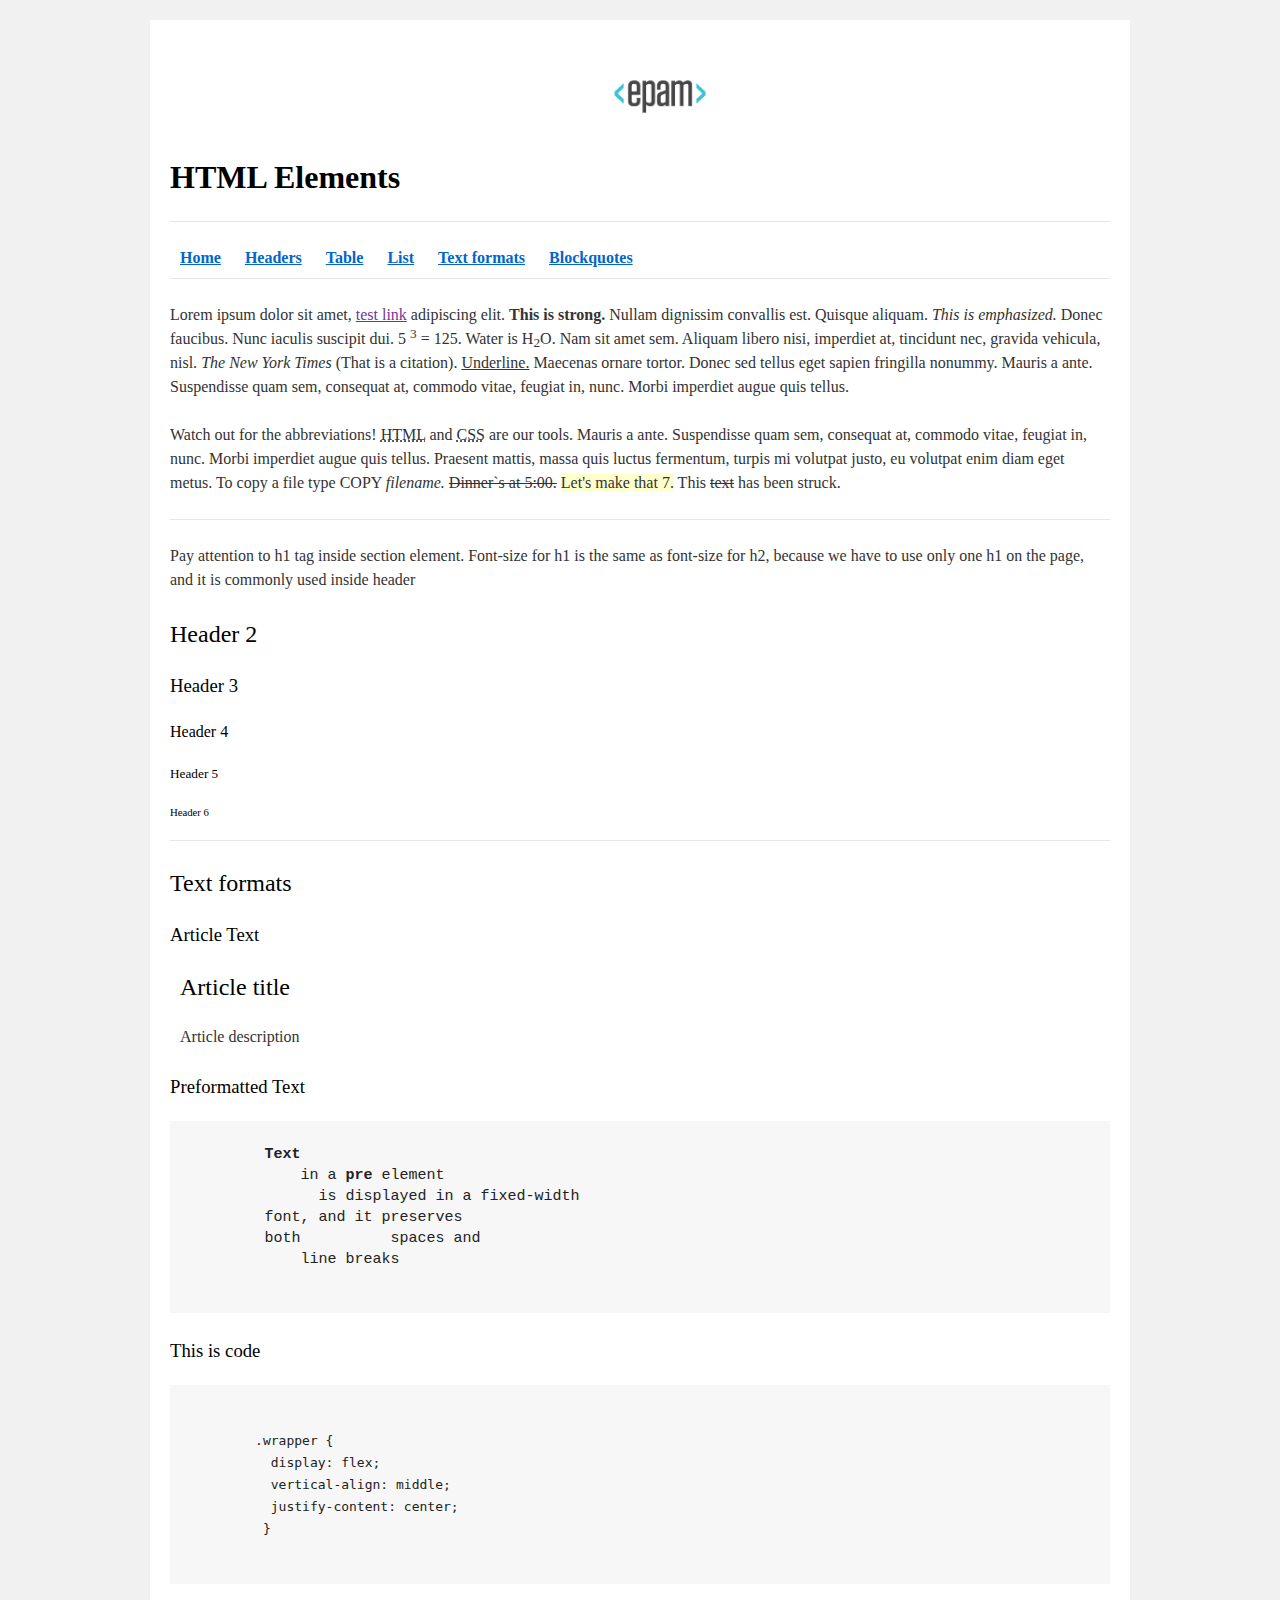
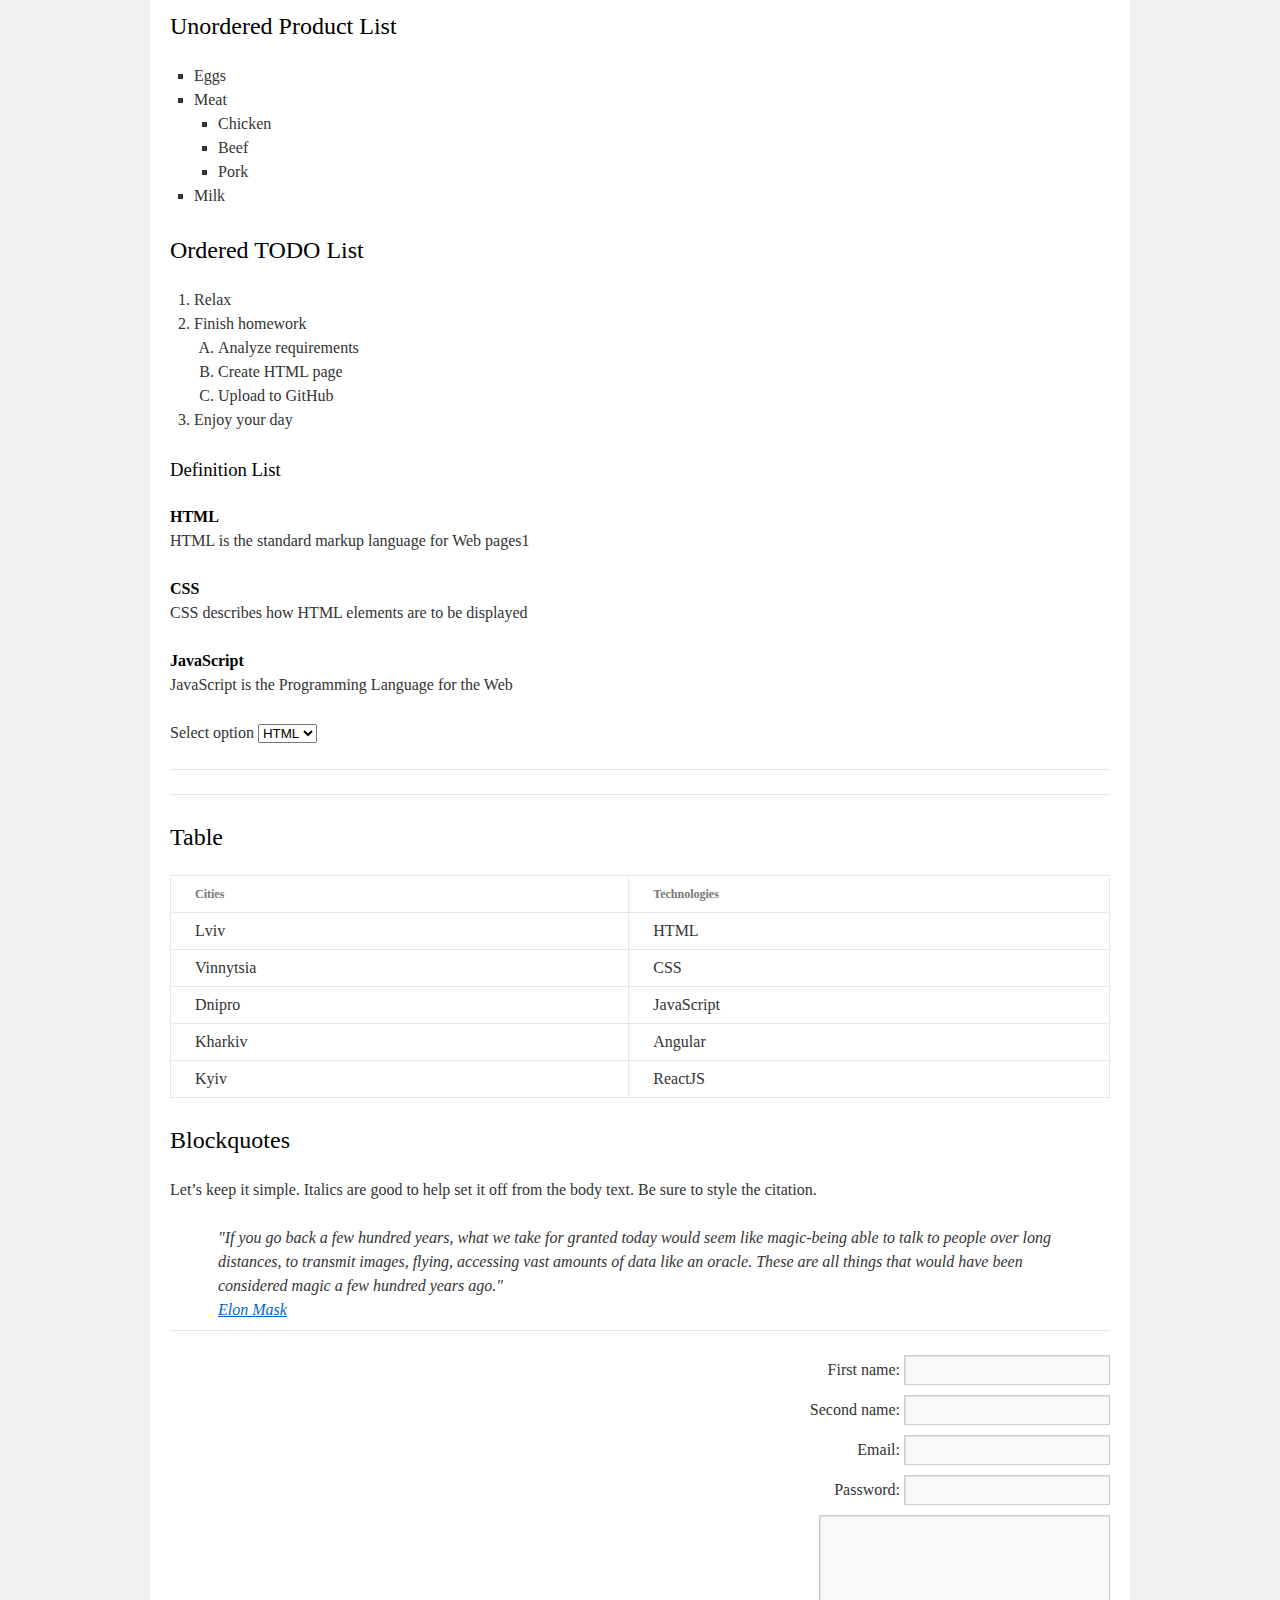
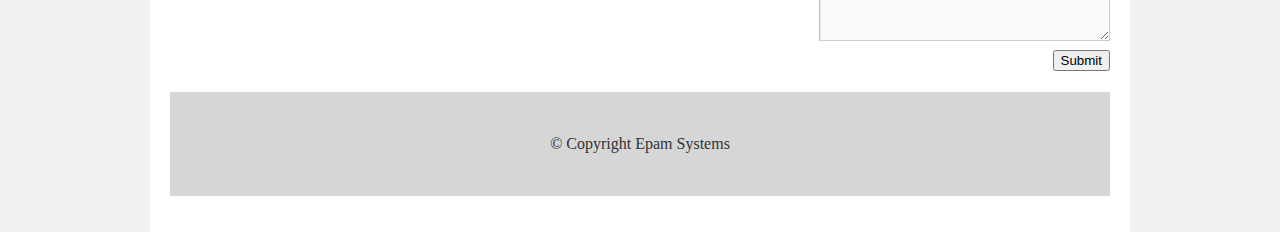
<file: FL11_HW1/homework/index.html>
<!DOCTYPE html>
<html lang="en">

<head>
  <meta charset="utf-8">
  <title>HTML Basics</title>
  <link rel="stylesheet" href="style.css">
</head>

<body>
  <div id="wrapper">
    <div id="main">
      <div id="container">
        <div id="content" role="main">
          <header>
            <img src="logo.png" alt="logotype of company epam">
            <h1 id="home"><b>HTML Elements</b></h1>
            <hr>
            <nav>
              <a href="#home"><b>Home</b></a>
              <a href="#headers"><b>Headers</b></a>
              <a href="#table"><b>Table</b></a>
              <a href="#list"><b>List</b></a>
              <a href="#textformats"><b>Text formats</b></a>
              <a href="#blockquotes"><b>Blockquotes</b></a>
            </nav>
            <hr>
            <p>
              Lorem ipsum dolor sit amet,
              <a href="">test link</a>
              adipiscing elit.
              <strong> This is strong.</strong>
              Nullam dignissim convallis est. Quisque aliquam.
              <em>This is emphasized.</em>
              Donec faucibus. Nunc iaculis suscipit dui. 5
              <sup>3</sup> = 125.
              Water is H<sub>2</sub>O.
              Nam sit amet sem. Aliquam libero nisi, imperdiet at, tincidunt nec, gravida vehicula, nisl.
              <cite>The New York Times</cite>
              (That is a citation).
              <u>Underline.</u>
              Maecenas ornare tortor. Donec sed tellus eget sapien fringilla nonummy. Mauris a ante. Suspendisse quam
              sem, consequat at, commodo vitae, feugiat in, nunc. Morbi imperdiet augue quis tellus.
            </p>

            <p>
              Watch out for the abbreviations!
              <abbr title="Hyper Text Markup Language HTML">HTML</abbr>
              and
              <abbr title="Cascading Style Sheets CSS">CSS</abbr>
              are our tools. Mauris a ante. Suspendisse quam sem, consequat at, commodo vitae, feugiat in, nunc. Morbi
              imperdiet augue quis tellus. Praesent mattis, massa quis luctus fermentum, turpis mi volutpat justo, eu
              volutpat enim diam eget metus. To copy a file type
              COPY
              <i>filename.</i>
              <del>Dinner`s at 5:00.</del>
              <ins>Let's make that 7.</ins>
              This <s>text</s> has been struck.
            </p>

            <hr>
            <p>
              Pay attention to h1 tag inside section element. Font-size for h1 is the same as font-size for h2,
              because we have to use only one h1 on the page, and it is commonly used inside header
            </p>
          </header>

          <section id="headers">
            <h2>Header 2</h2>
            <h3>Header 3</h3>
            <h4>Header 4</h4>
            <h5>Header 5</h5>
            <h6>Header 6</h6>
          </section>
          <hr>
          <section>

            <h2 id="textformats">Text formats</h2>
            <h3>Article Text</h3>
            <article>
              <h2>Article title</h2>
              <p>Article description</p>
            </article>

            <h3>Preformatted Text</h3>
            <pre>
        <b>Text</b>
            in a <b>pre</b> element
              is displayed in a fixed-width
        font, and it preserves
        both          spaces and
            line breaks
                </pre>
            <h3>This is code</h3>
            <pre><code>
        .wrapper {
          display: flex;
          vertical-align: middle;
          justify-content: center;
         }
              </code></pre>
          </section>

          <section id="list">
            <h2>Unordered Product List</h2>
            <ul>
              <li>Eggs</li>
              <li>Meat
                <ul>
                  <li>Chicken</li>
                  <li>Beef</li>
                  <li>Pork</li>
                </ul>
              </li>
              <li>Milk</li>
            </ul>

            <h2>Ordered TODO List</h2>
            <ol>
              <li>Relax</li>
              <li>Finish homework
                <ol>
                  <li>Analyze requirements</li>
                  <li>Create HTML page</li>
                  <li>Upload to GitHub</li>
                </ol>
              </li>
              <li>Enjoy your day</li>
            </ol>

            <h3>Definition List</h3>
            <dl>
              <dt>HTML</dt>
              <dd>HTML is the standard markup language for Web pages1</dd>
              <dt>CSS</dt>
              <dd>CSS describes how HTML elements are to be displayed</dd>
              <dt>JavaScript</dt>
              <dd>JavaScript is the Programming Language for the Web</dd>
            </dl>

            <p>Select option
              <select>
                <option value="HTML">HTML</option>
                <option value="CSS">CSS</option>
                <option value="JS">JS</option>
              </select>
            </p>
          </section>
          <hr>
          <hr>
          <section id="table">
            <h2>Table</h2>
            <table>

              <thead>
                <tr>
                  <th>Cities</th>
                  <th>Technologies</th>
                </tr>
              </thead>

              <tbody>
                <tr>
                  <td>Lviv</td>
                  <td>HTML</td>
                </tr>

                <tr>
                  <td>Vinnytsia</td>
                  <td>CSS</td>
                </tr>

                <tr>
                  <td>Dnipro</td>
                  <td>JavaScript</td>
                </tr>
                <tr>
                  <td>Kharkiv</td>
                  <td>Angular</td>
                </tr>
                <tr>
                  <td>Kyiv</td>
                  <td>ReactJS</td>
                </tr>
              </tbody>
            </table>
          </section>


          <section id="blockquotes">
            <h2>Blockquotes</h2>
            <p>Let’s keep it simple. Italics are good to help set it off from the body text. Be sure to style the
              citation.</p>
            <blockquote>
              "If you go back a few hundred years, what we take for granted today would seem like magic-being able to
              talk to people over long distances, to transmit images, flying, accessing vast amounts of data like an
              oracle. These are all things that would have been considered magic a few hundred years ago."
            </blockquote>
            <blockquote>
              <a href="#">Elon Mask</a>
            </blockquote>

          </section>
          <hr>

          <form action="#">
            <label for="name">First name:</label>
            <input type="text" id="name"><br>
            <label for="secondName">Second name:</label>
            <input type="text" id="secondName"><br>
            <label for="email">Email:</label>
            <input type="email" id="email"><br>
            <label for="password">Password:</label>
            <input type="password" id="password"><br>
            <textarea cols="30" rows="5"></textarea><br>
            <button type="submit">Submit</button>
          </form>

          <footer>
            <span>© Copyright Epam Systems</span>
          </footer>
        </div>
      </div>
    </div>
  </div>
</body>

</html>
</file>
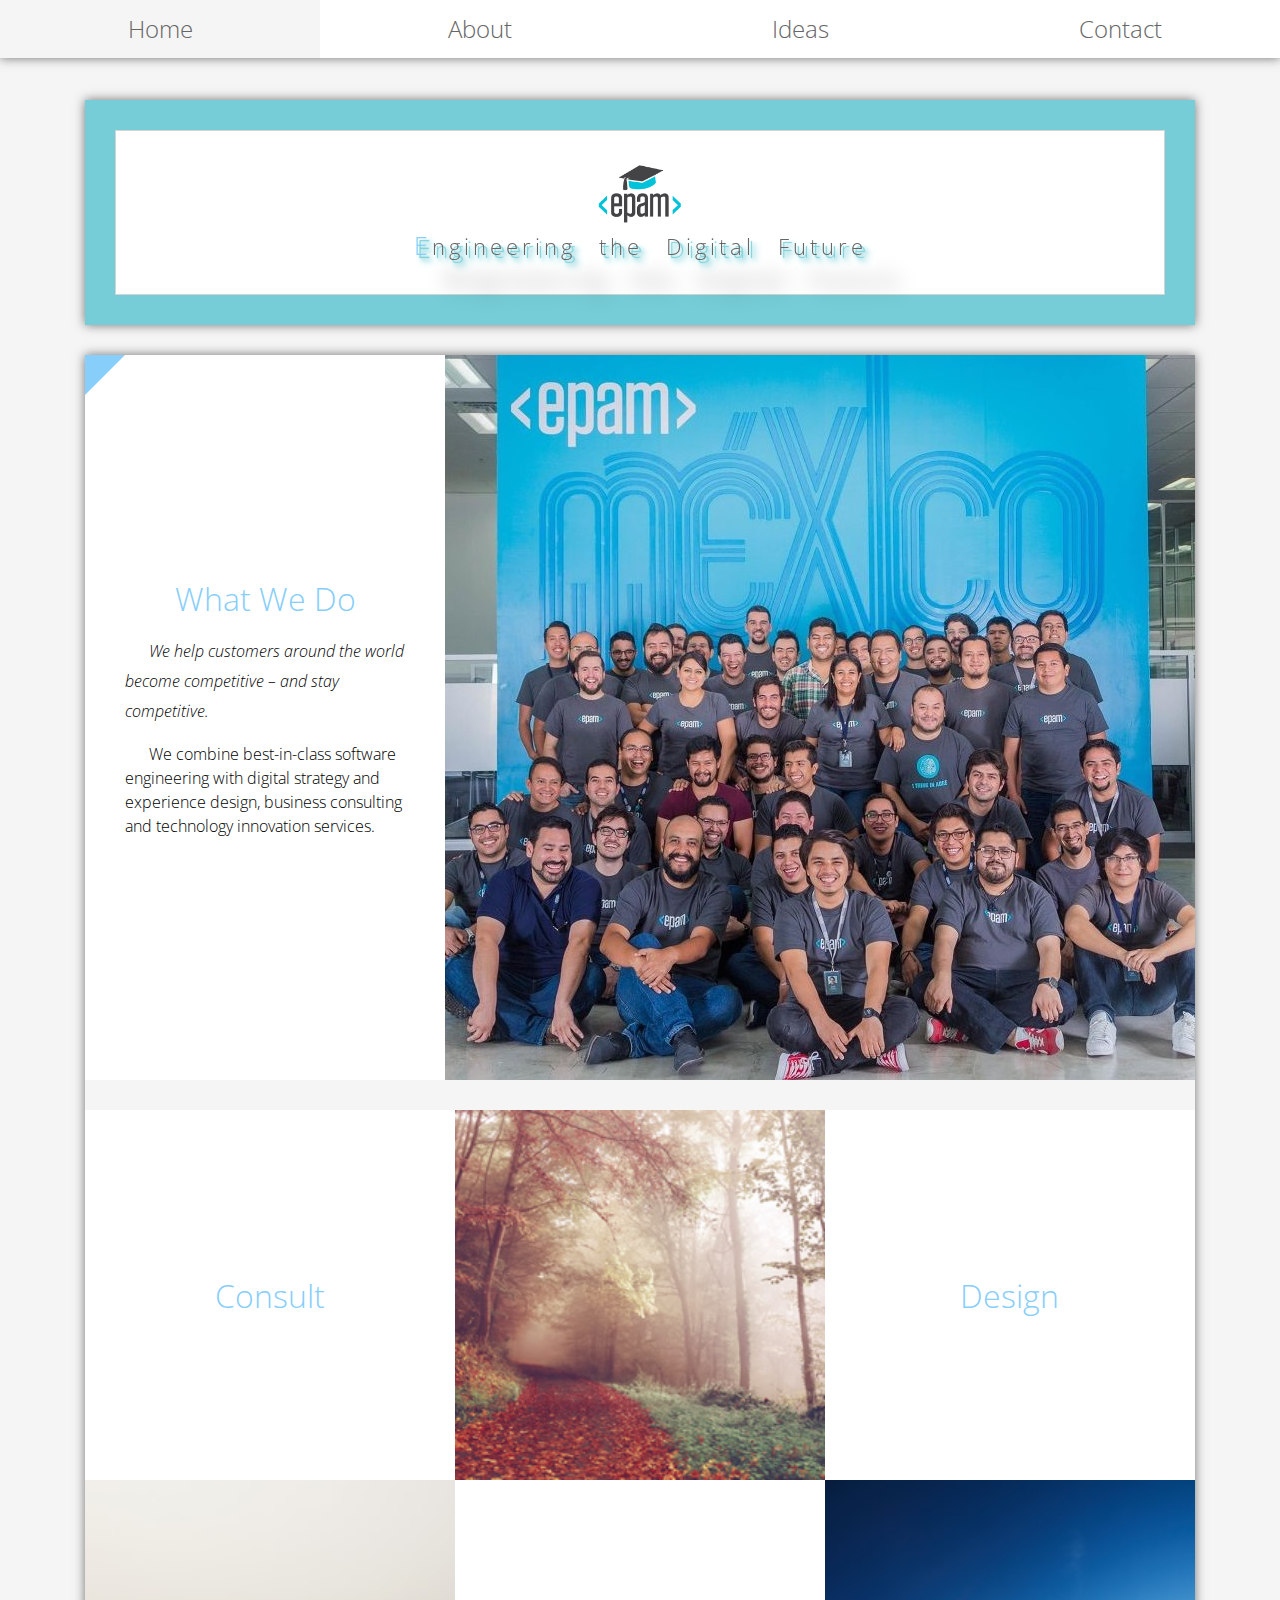
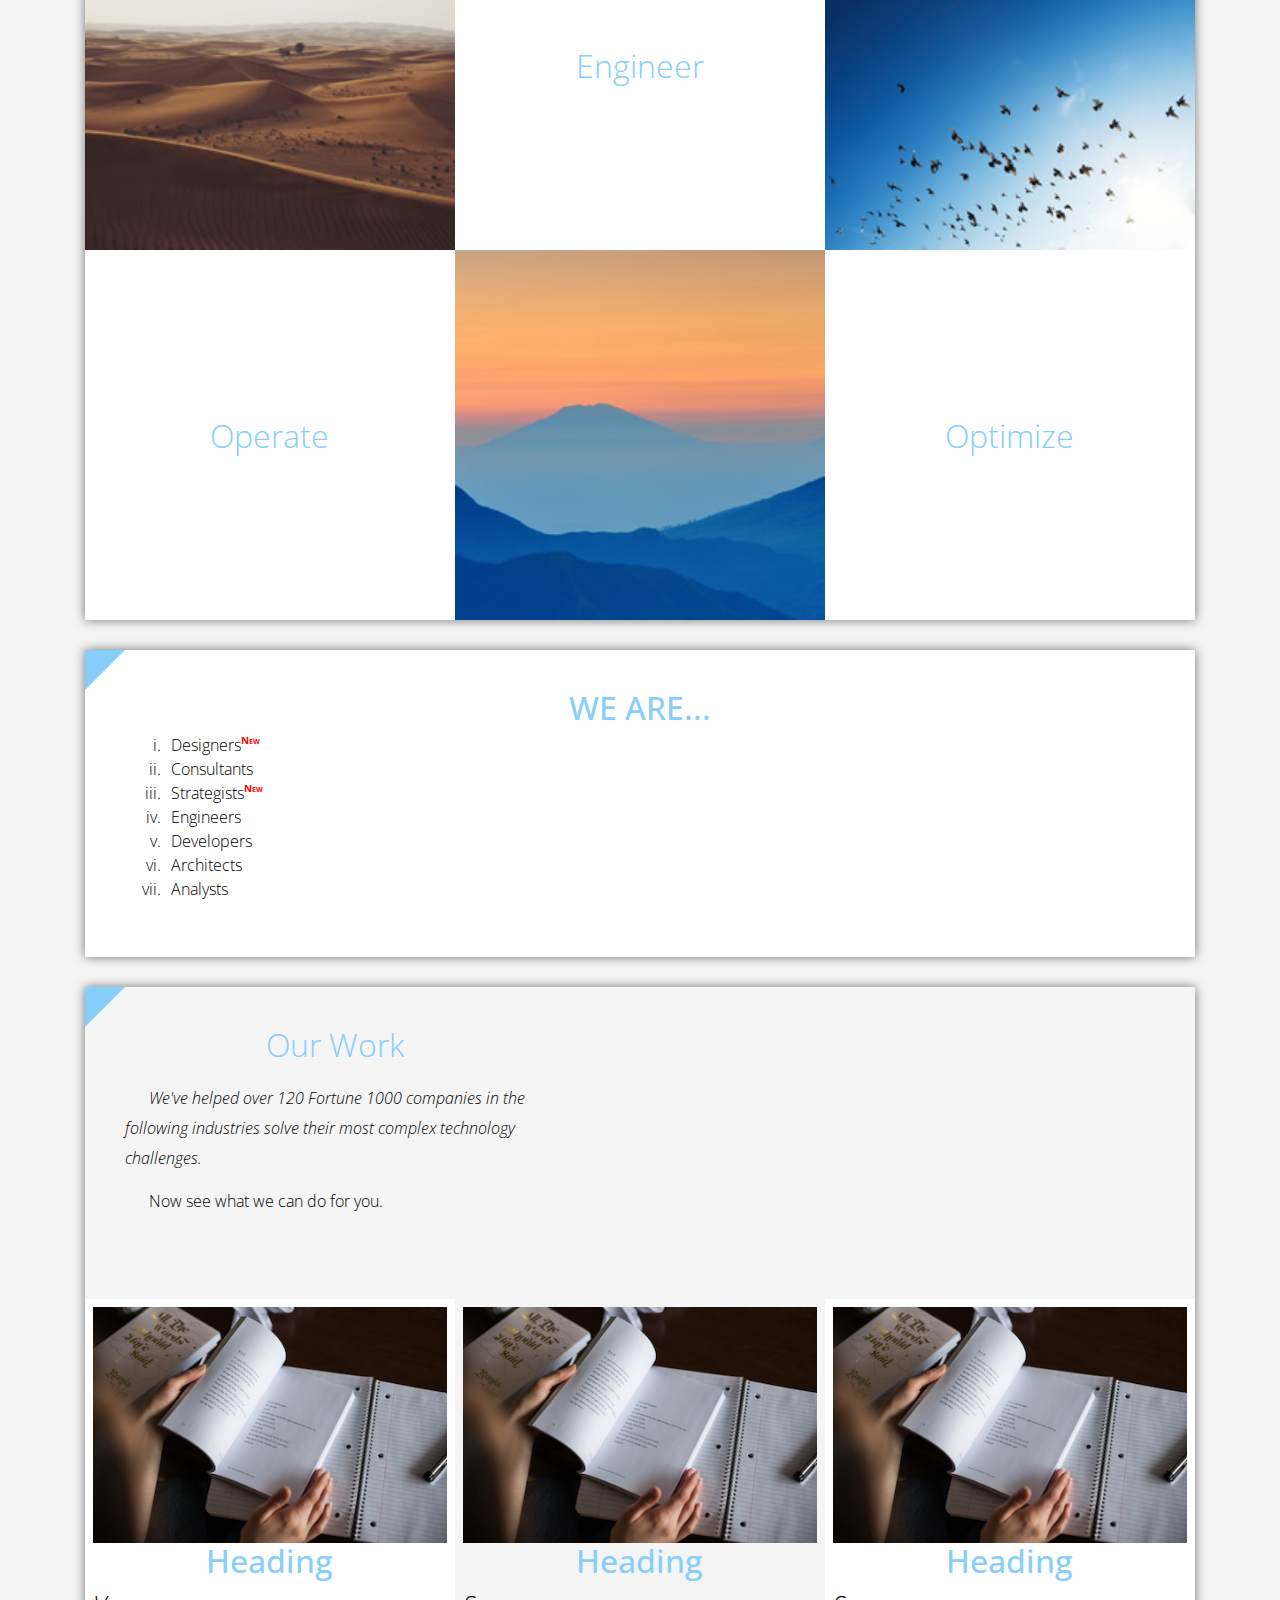
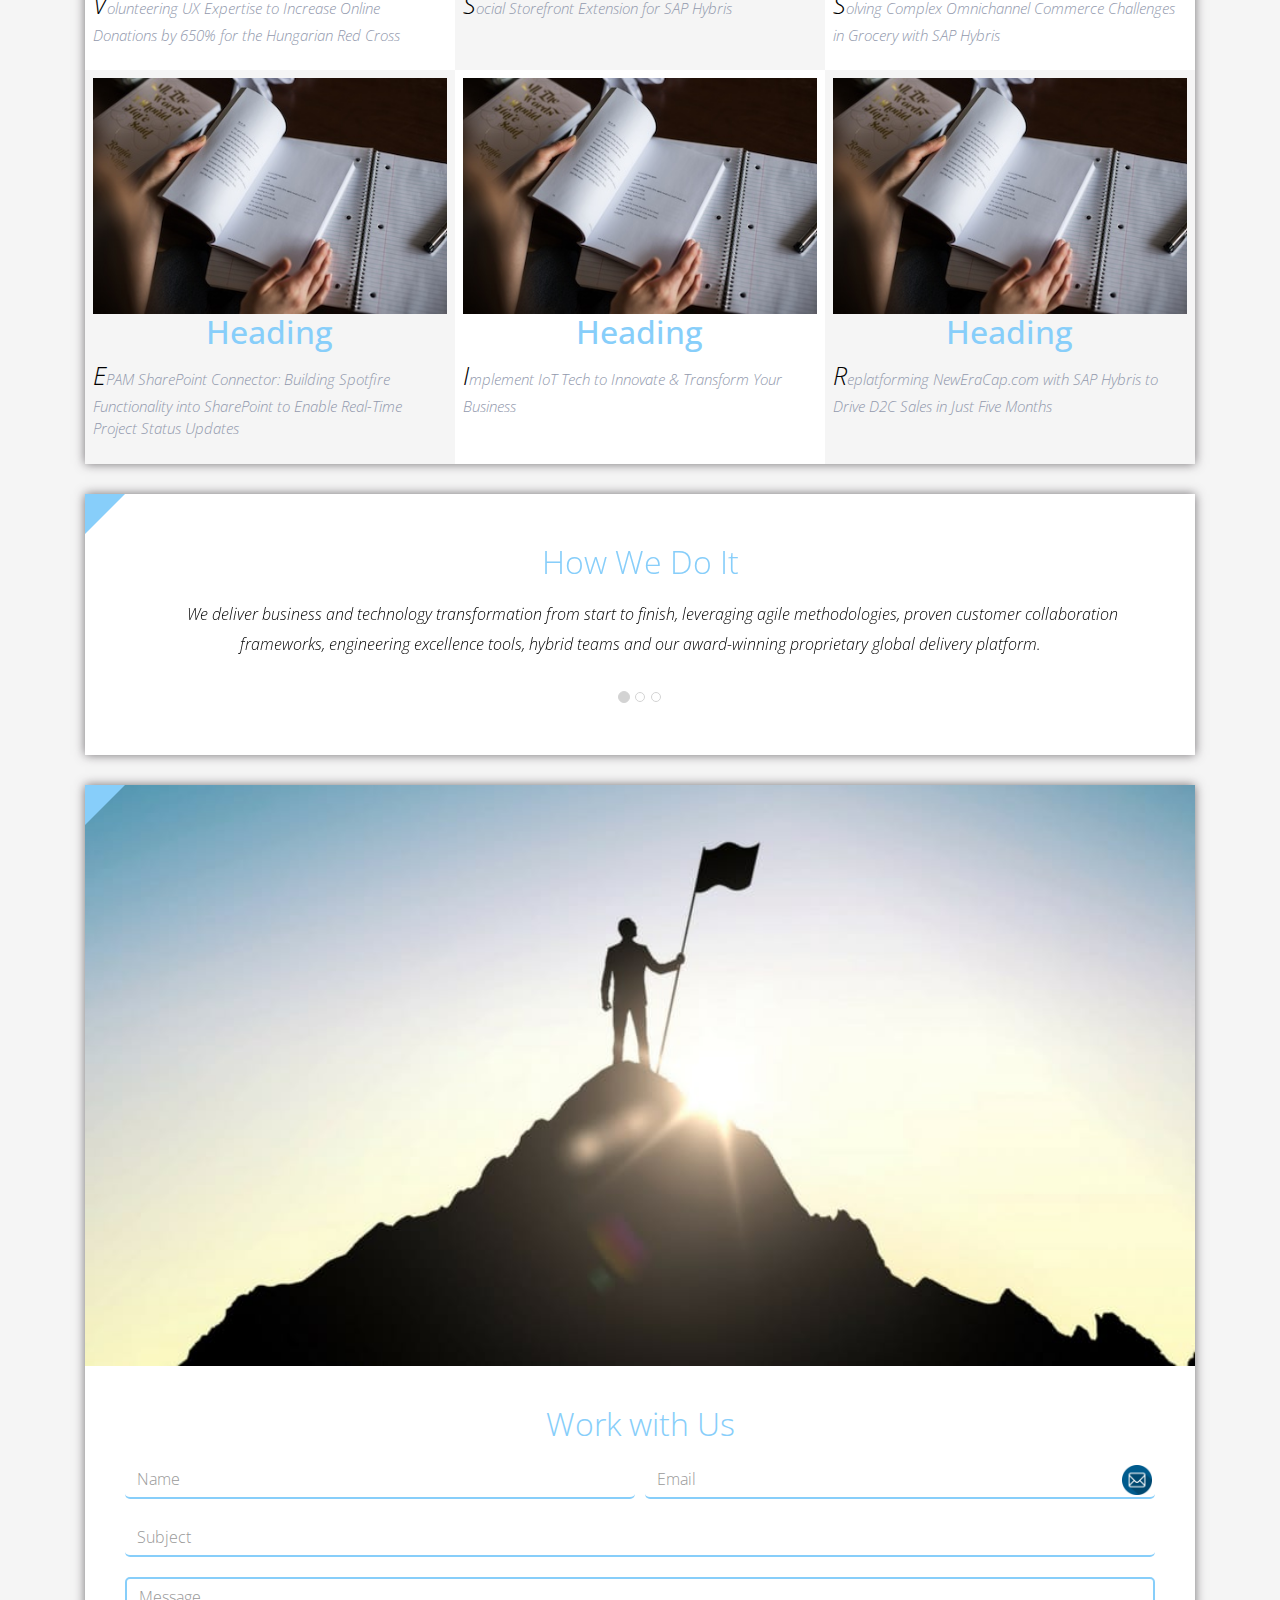
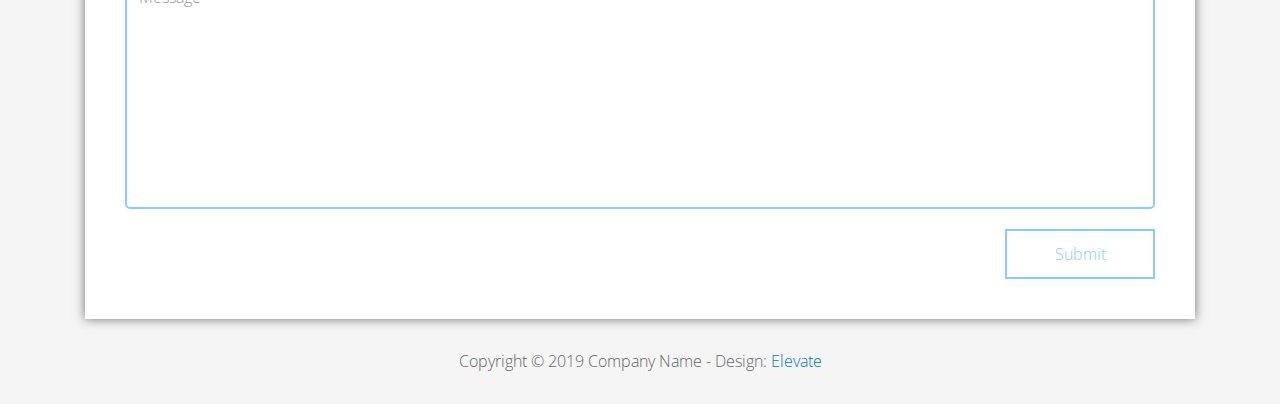
<file: FL11_HW2/homework/index.html>
<!DOCTYPE html>
<html lang="en">

<head>
  <meta charset="utf-8">
  <meta http-equiv="X-UA-Compatible" content="IE=edge">
  <meta name="viewport" content="width=device-width, initial-scale=1">

  <title>CSS Basics HW</title>



  <!-- load stylesheets -->
  <link rel="stylesheet" href="http://fonts.googleapis.com/css?family=Open+Sans:300,400">
  <!-- Google web font "Open Sans" -->
  <link rel="stylesheet" href="css/bootstrap.min.css">
  <!-- Bootstrap style -->
  <link rel="stylesheet" href="css/general.css">
  <link rel="stylesheet" href="css/style.css">
  <!-- Templatemo style -->
</head>

<body>
  <div class="container">

    <div class="tm-sidebar">
      <nav class="tm-main-nav">
        <ul>
          <li class="tm-nav-item"><a href="#home" class="tm-nav-item-link">Home</a></li>
          <li class="tm-nav-item"><a href="#about" class="tm-nav-item-link">About</a></li>
          <li class="tm-nav-item"><a href="#ideas" class="tm-nav-item-link">Ideas</a></li>
          <li class="tm-nav-item"><a href="#contact" class="tm-nav-item-link">Contact</a></li>
        </ul>
      </nav>
    </div>

    <div class="tm-main-content">
      <div id="home" class="tm-content-box tm-content-header margin-b-10">
        <div class="tm-banner">
          <div class="tm-banner-inner">
            <img src="img/epam_logo.png" width="100" alt="">
            <p class="tm-banner-text">Engineering the Digital Future</p>
          </div>
        </div>
      </div>

      <section>
        <div class="tm-content-box flex-2-col">

          <div class="padding-medium flex-item tm-team-description-container flex-item">
            <h2 class="tm-section-title">What We Do</h2>
            <p class="tm-section-description">We help customers around the world become competitive – and stay
              competitive.</p>
            <p class="tm-section-description"> We combine best-in-class software engineering with digital strategy and
              experience design, business consulting and technology innovation services.</p>
          </div>
          <div class="flex-item tm-team-img">
            <img src="img/epam-mexico.jpg" alt="epam-mexico">
          </div>

        </div>

        <div id="about" class="tm-content-box">

          <ul class="boxes gallery-container">
            <li class="box box-bg">
              <h2 class="tm-section-title tm-section-title-box tm-box-bg-title">Consult</h2>
            </li>
            <li class="box">
              <a href="img/idea-large-01.jpg">
                <img src="img/idea-01.jpg" alt="Image" class="img-fluid thumbnail box-img">
              </a>
            </li>
            <li class="box box-bg">
              <h2 class="tm-section-title tm-section-title-box tm-box-bg-title">Design</h2>
            </li>
            <li class="box">
              <a href="img/idea-large-02.jpg">
                <img src="img/idea-02.jpg" alt="Image" class="img-fluid thumbnail box-img">
              </a>
            </li>
            <li class="box box-bg">
              <h2 class="tm-section-title tm-section-title-box tm-box-bg-title">Engineer</h2>
            </li>
            <li class="box">
              <a href="img/idea-large-03.jpg">
                <img src="img/idea-03.jpg" alt="Image" class="img-fluid thumbnail box-img">
              </a>
            </li>
            <li class="box box-bg">
              <h2 class="tm-section-title tm-section-title-box tm-box-bg-title">Operate</h2>
            </li>
            <li class="box">
              <a href="img/idea-large-04.jpg">
                <img src="img/idea-04.jpg" alt="Image" class="img-fluid thumbnail box-img">
              </a>
            </li>
            <li class="box box-bg">
              <h2 class="tm-section-title tm-section-title-box tm-box-bg-title">Optimize</h2>
            </li>
          </ul>

        </div>

      </section>

      <!-- slider -->
      <section class="heading tm-content-box">
        <div class="padding-medium">
          <h2> WE ARE...</h2>
          <ol>
            <li><a href="index.html" class="text">Designers</a></li>
            <li><a href="index.html">Consultants</a></li>
            <li><a href="#" class="text">Strategists</a></li>
            <li><a href="#">Engineers</a></li>
            <li><a href="#">Developers</a></li>
            <li><a href="#">Architects</a></li>
            <li><a href="#">Analysts</a></li>
          </ol>
        </div>
      </section>

      <section class="blocks">
        <div class="padding-medium flex-item tm-team-description-container">
          <h2 class="tm-section-title">Our Work</h2>
          <p class="tm-section-description">We've helped over 120 Fortune 1000 companies in the following industries
            solve their most complex technology challenges. </p>
          <p class="tm-section-description"> Now see what we can do for you.</p>
        </div>
        <div class="tm-content-box flex-2-col">
        </div>
        <div class="tm-content-box">
          <ul class="boxes gallery-container">
            <li class="box box-work">
              <img src="img/study.jpeg" alt="Image" class="img-fluid">
              <div>
                <h2>Heading</h2>
                <p>Volunteering UX Expertise to Increase Online Donations by 650% for the Hungarian Red Cross</p>
              </div>
            </li>
            <li class="box box-work">
              <img src="img/study.jpeg" alt="Image" class="img-fluid">
              <div>
                <h2>Heading</h2>
                <p>Social Storefront Extension for SAP Hybris</p>
              </div>
            </li>
            <li class="box box-work">
              <img src="img/study.jpeg" alt="Image" class="img-fluid">
              <div>
                <h2>Heading</h2>
                <p>Solving Complex Omnichannel Commerce Challenges in Grocery with SAP Hybris</p>
              </div>
            </li>
            <li class="box box-work">
              <img src="img/study.jpeg" alt="Image" class="img-fluid">
              <div>
                <h2>Heading</h2>
                <p>EPAM SharePoint Connector: Building Spotfire Functionality into SharePoint to Enable Real-Time
                  Project Status Updates</p>
              </div>
            </li>
            <li class="box box-work">
              <img src="img/study.jpeg" alt="Image" class="img-fluid">
              <div>
                <h2>Heading</h2>
                <p>Implement IoT Tech to Innovate &amp; Transform Your Business</p>
              </div>
            </li>
            <li class="box box-work">
              <img src="img/study.jpeg" alt="Image" class="img-fluid">
              <div>
                <h2>Heading</h2>
                <p>Replatforming NewEraCap.com with SAP Hybris to Drive D2C Sales in Just Five Months</p>
              </div>
            </li>
          </ul>

        </div>
      </section>

      <section id="ideas">
        <div id="tmCarousel" class="carousel slide tm-content-box" data-ride="carousel">

          <ol class="carousel-indicators">
            <li data-target="#tmCarousel" data-slide-to="0" class="active"></li>
            <li data-target="#tmCarousel" data-slide-to="1" class=""></li>
            <li data-target="#tmCarousel" data-slide-to="2" class=""></li>
          </ol>

          <div class="carousel-inner" role="listbox">

            <div class="carousel-item active">
              <div class="carousel-content">
                <div class="flex-item">
                  <h2 class="tm-section-title">How We Do It</h2>
                  <p class="tm-section-description carousel-description">We deliver business and technology
                    transformation from start to finish, leveraging agile methodologies, proven customer collaboration
                    frameworks, engineering excellence tools, hybrid teams and our award-winning proprietary global
                    delivery platform.</p>
                </div>
              </div>
            </div>

            <div class="carousel-item">
              <div class="carousel-content">
                <div class="flex-item">
                  <h2 class="tm-section-title">Our Clients</h2>
                  <p class="tm-section-description carousel-description">Lorem ipsum dolor sit amet,
                    consectetur adipiscing elit. Quisque vel nisi pharetra nibh varius pharetra ac
                    sagittis nisi. Etiam pharetra vestibulum hendrerit. Pellentesque interdum metus
                    sed massa rutrum.</p>
                </div>
              </div>
            </div>

            <div class="carousel-item">
              <div class="carousel-content">
                <div class="flex-item">
                  <h2 class="tm-section-title">Our Projects</h2>
                  <p class="tm-section-description carousel-description">Donec ex libero, fringilla
                    vitae purus sit amet, rhoncus pharetra lorem. Pellentesque id sem id lacus
                    ultricies vehicula. Aliquam rutrum mi non. Pellentesque interdum metus sed massa
                    rutrum.</p>
                </div>
              </div>
            </div>

          </div>

        </div>
      </section>

      <section class="tm-content-box">
        <img src="img/contact-us.jpg" alt="Contact image" class="img-fluid img-contact-us">

        <div id="contact" class="padding-medium">
          <h2 class="tm-section-title">Work with Us</h2>
          <form action="#contact" method="get" class="contact-form">

            <div class="form-group col-xs-12 col-sm-12 col-md-6 col-lg-6 form-group-2-col-left">
              <input type="text" id="contact_name" name="contact_name" class="form-control" placeholder="Name"
                required />
            </div>
            <div class="form-group col-xs-12 col-sm-12 col-md-6 col-lg-6 form-group-2-col-right mandatory-field">
              <input type="email" id="contact_email" name="contact_email" class="form-control" placeholder="Email"
                required />
            </div>
            <div class="form-group">
              <input type="text" id="contact_subject" name="contact_subject" class="form-control" placeholder="Subject"
                required />
            </div>
            <div class="form-group">
              <textarea id="contact_message" name="contact_message" class="form-control" rows="9" placeholder="Message"
                required></textarea>
            </div>

            <button type="submit" class="btn btn-primary submit-btn">Submit</button>

          </form>
        </div>
      </section>

      <footer class="tm-footer">
        <p class="text-xs-center">Copyright &copy; 2019 Company Name

          - Design: <a rel="nofollow" href="http://www.templatemo.com/tm-481-elevate" target="_parent">Elevate</a></p>
      </footer>

    </div>

  </div>

</body>

</html>
</file>
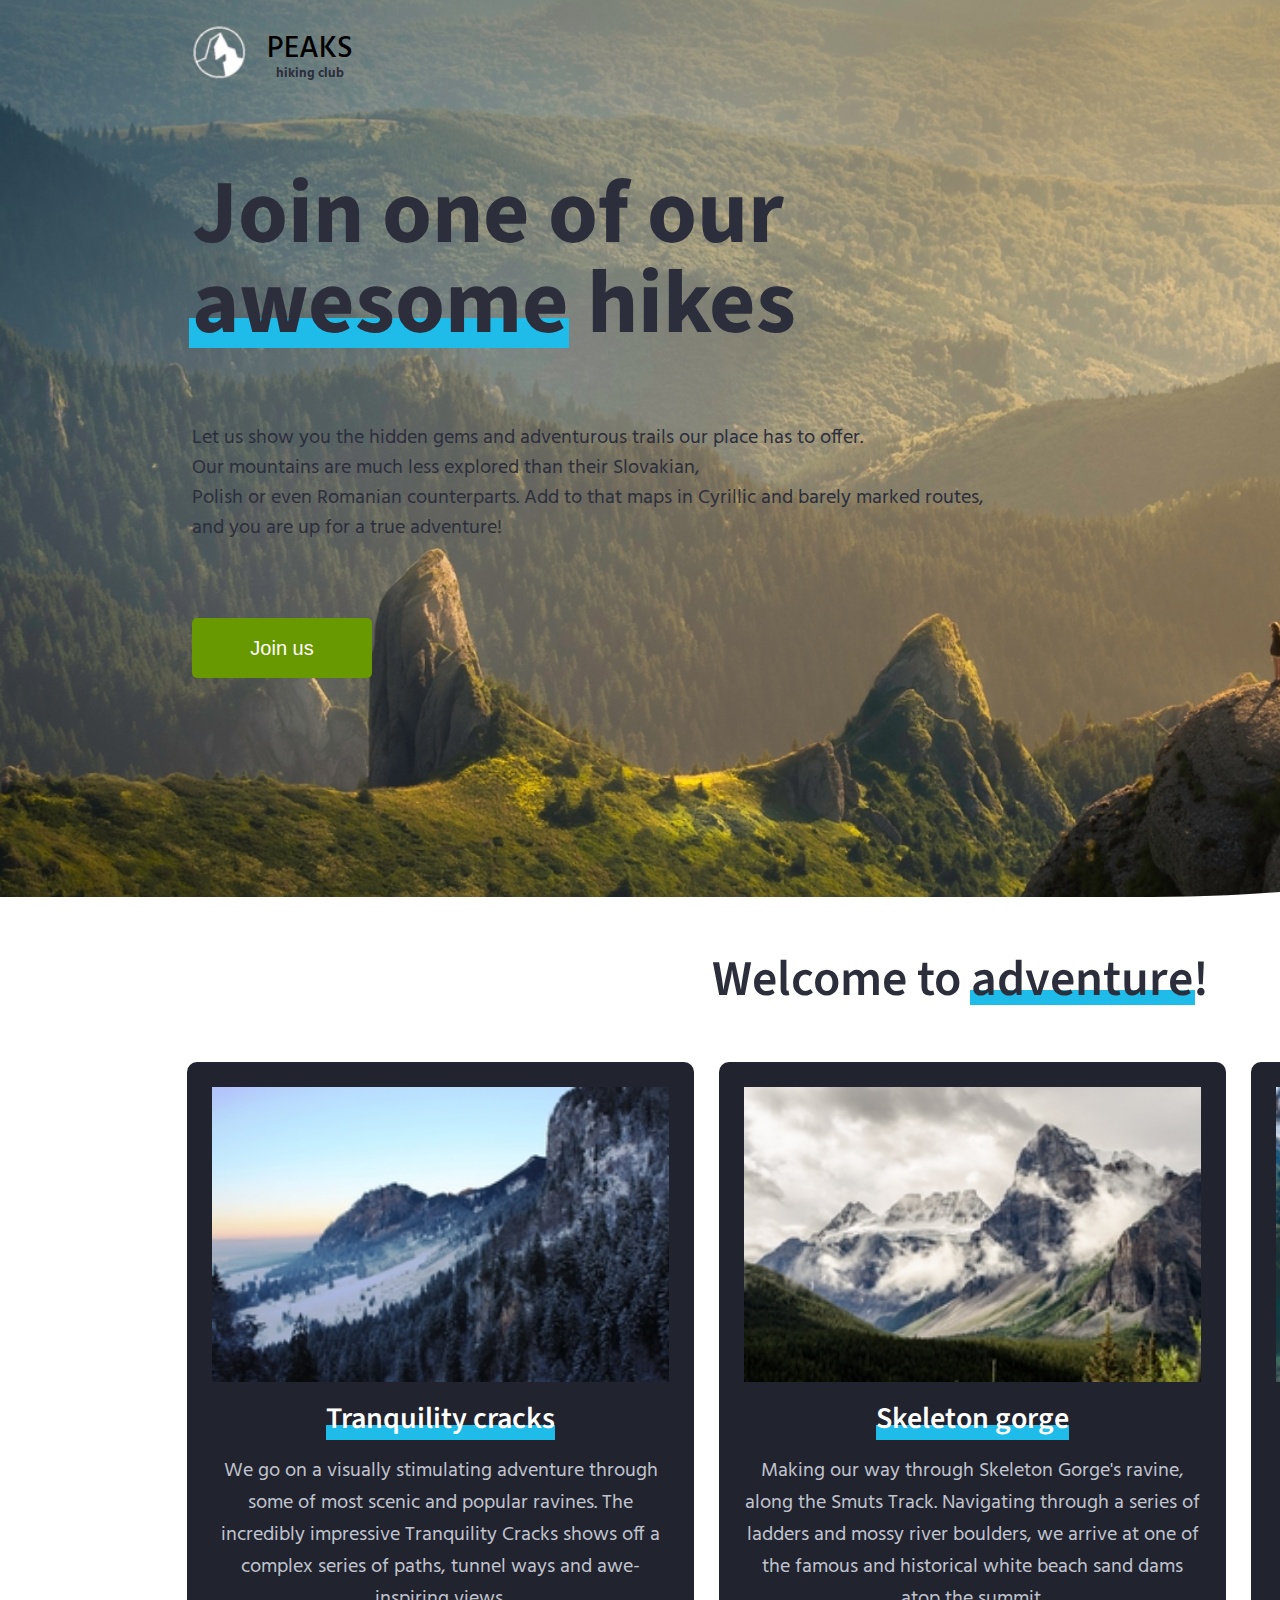
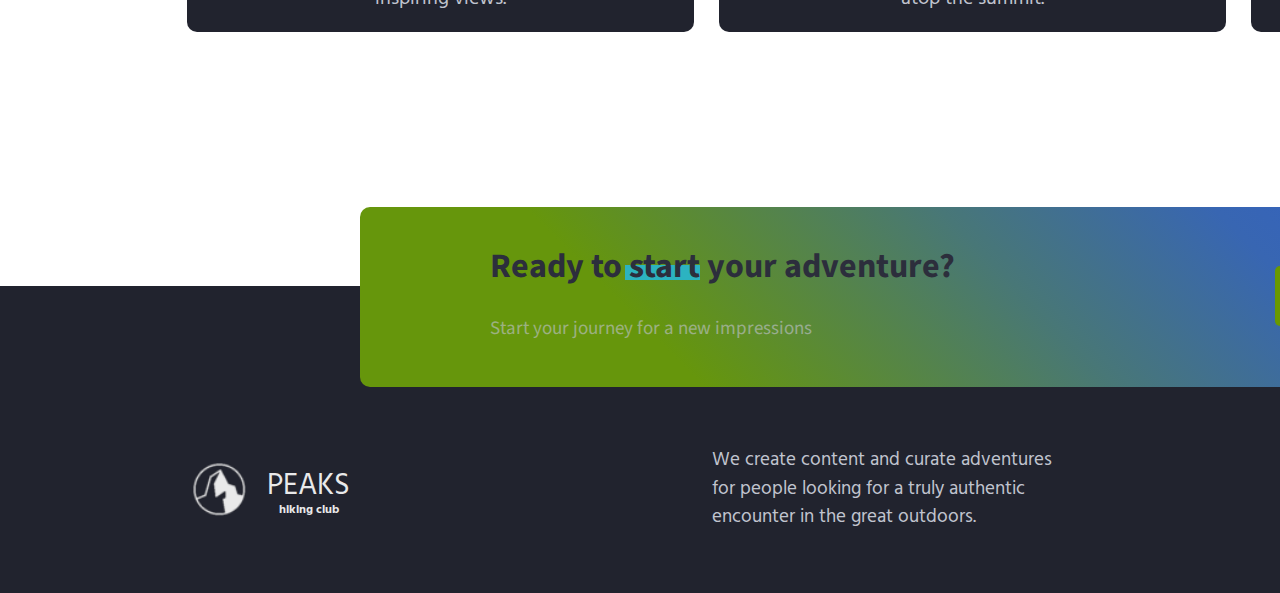
<file: FL11_HW3/homework/index.html>
<!DOCTYPE html>
<html lang="en">

  <head>
    <meta charset="UTF-8">
    <meta name="viewport" content="width=device-width, initial-scale=1.0">
    <meta http-equiv="X-UA-Compatible" content="ie=edge">
    <link href="https://fonts.googleapis.com/css?family=Hind:400,600%7CSource+Sans+Pro:400,600,700%7CFresca" rel="stylesheet"/>

    <!-- Styles should be switched here: -->

    <link rel="stylesheet" type="text/css" href="css/style1.css">
<!--     <link rel="stylesheet" type="text/css" href="css/style2.css">-->

    <title>PEAKS hiking club</title>
  </head>

  <body>
    <header class="header">
      <div class="header-wrap">
        <div class="landing-logo">
          <img src="img/m-logo.png" alt="logo" />
          <p>PEAKS<span>hiking club</span></p>
        </div>
        <p class="header_heading">
          Join one of our awesome hikes
        </p>
        <p class="header_text">
          Let us show you the hidden gems and adventurous trails our place has to offer.
          Our mountains are much less explored than their Slovakian,
          Polish or even Romanian counterparts. Add to that maps in Cyrillic and barely marked routes,
          and you are up for a true adventure!
        </p>
        <button class="header_button">Join us</button>
      </div>
    </header>
    <main class="section">
      <p class="section_text">
        Welcome to adventure!
      </p>
      <div class="section_card_wrap">
        <div class="section_card">
          <img class="section_card_img"
               src="img/m-1.jpg"
               alt="experts"/>
          <p class="section_card_heading">
            Tranquility cracks
            <span class="section_card_underline"></span>
          </p>
          <p class="section_card_text">
            We go on a visually stimulating adventure through some of most scenic and popular ravines.
            The incredibly impressive Tranquility Cracks shows off a complex series of paths, tunnel ways and awe-inspiring views.
          </p>
        </div>
        <div class="section_card">
          <img class="section_card_img"
               src="img/m-2.jpg"
               alt="content formats"/>
          <p class="section_card_heading">
            Skeleton gorge
            <span class="section_card_underline"></span>
          </p>
          <p class="section_card_text">
            Making our way through Skeleton Gorge's ravine, along the Smuts Track.
            Navigating through a series of ladders and mossy river boulders, we arrive at one of the famous and historical white beach sand dams atop the summit.
          </p>
        </div>
        <div class="section_card">
          <img class="section_card_img"
               src="img/m-3.jpg"
               alt="certificate"/>
          <p class="section_card_heading">
            Devils peak
            <span class="section_card_underline"></span>
          </p>
          <p class="section_card_text">
            We commence at the base of the Tafelberg start point walking the contour.
            With unique views and possibly the best vantage point to make out the entire Lion, lying below Table Mountain.
          </p>
        </div>
      </div>
      <div class="section_banner">
        <div class="section_banner_text_wrap">
          <p class="section_banner_heading">
            Ready to start your adventure?
          </p>
          <p class="section_banner_text">
            Start your journey for a new impressions
          </p>
        </div>
        <button class="section_banner_button">Join us</button>
      </div>
    </main>
    <footer class="footer">
      <div class="footer-wrap">
        <div class="footer_logo landing-logo">
          <img src="img/m-logo.png" alt="logo" />
          <p>PEAKS<span>hiking club</span></p>
        </div>
        <p class="footer_text">
          We create content  and curate adventures for  people looking for a truly authentic encounter in the great outdoors.
        </p>
        <span class="footer-cr">
          &copy; 2019 by PEAKS hiking club
        </span>
      </div>
    </footer>
  </body>

</html>
</file>
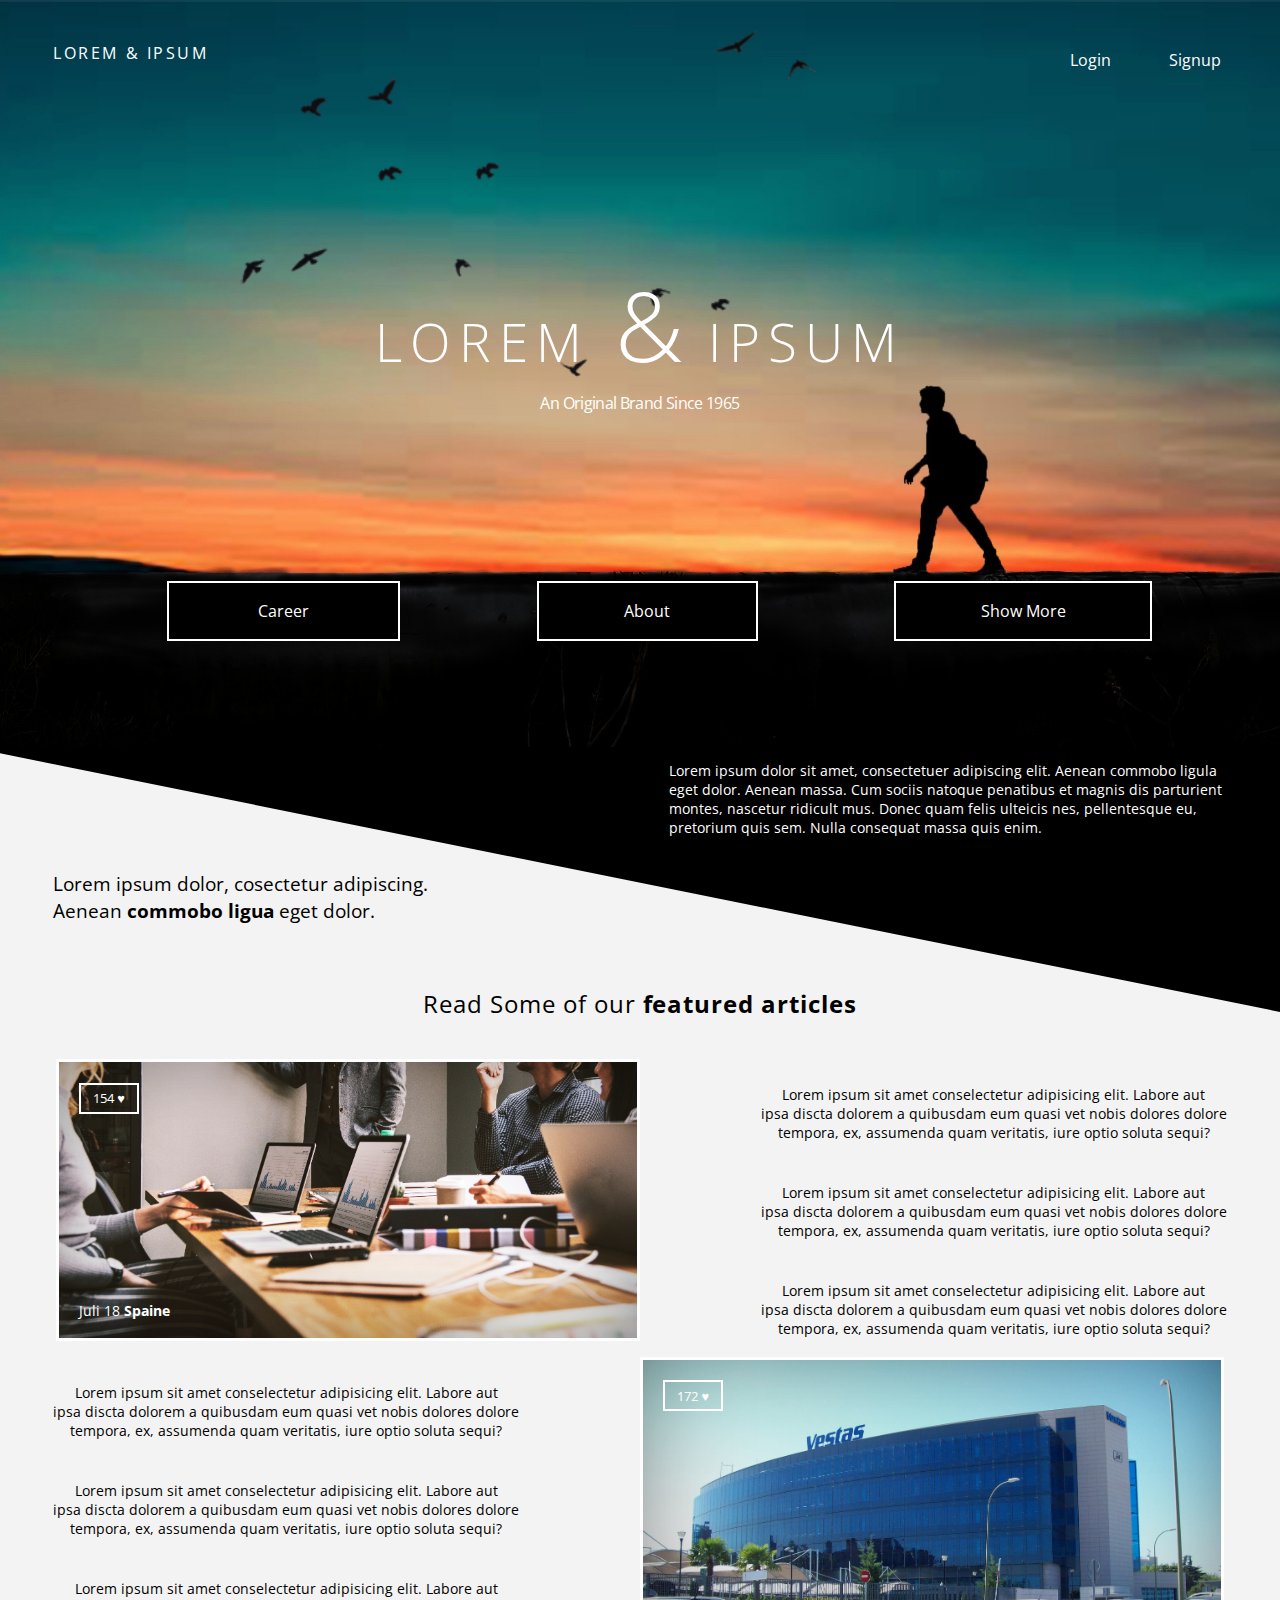
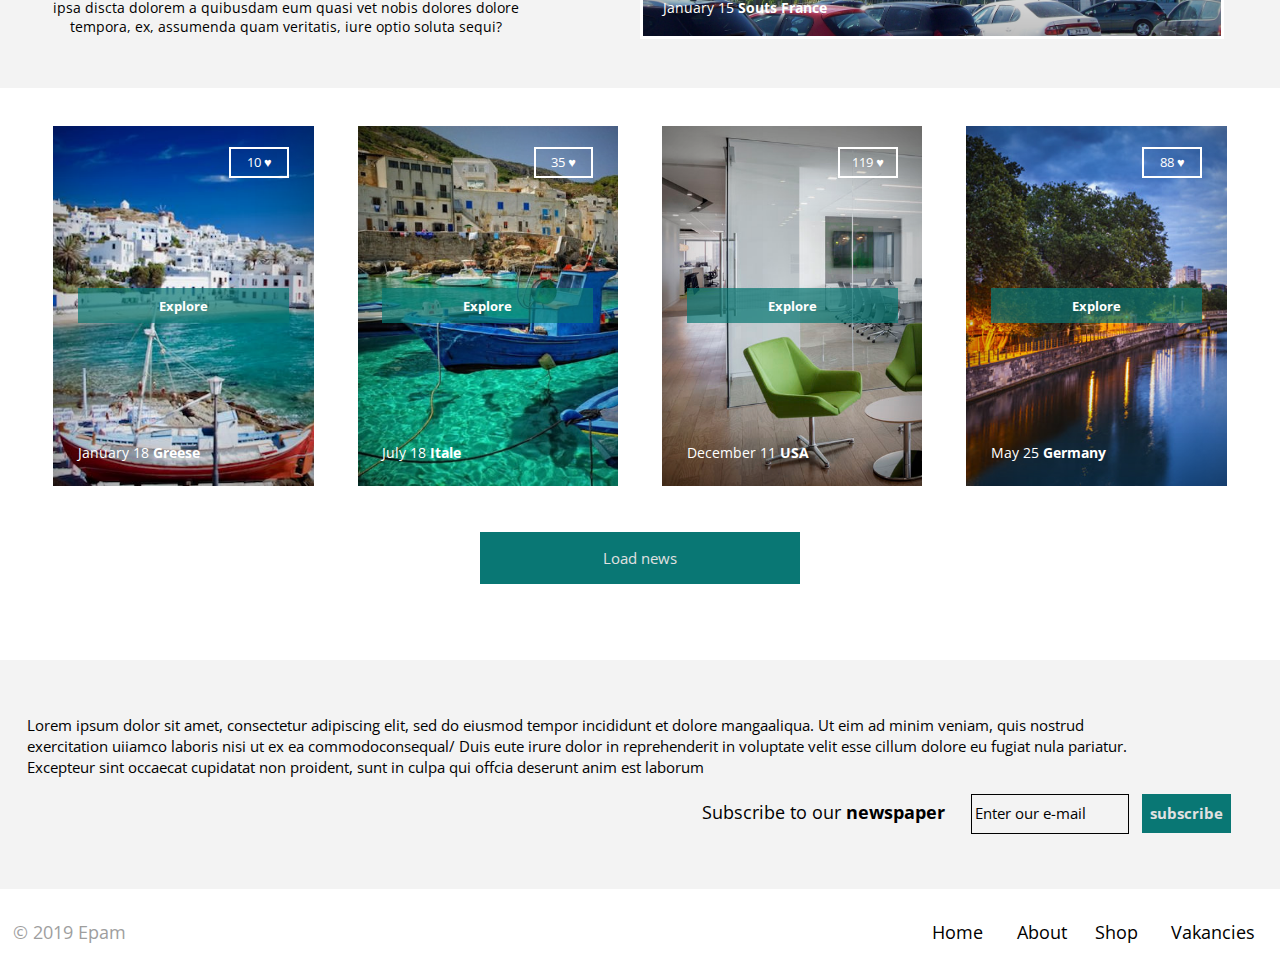
<file: FL11_HW4/homework/index.html>
<!DOCTYPE html>
<html lang="en">

<head>
  <meta charset="UTF-8">
  <meta name="viewport" content="width=device-width, initial-scale=1.0">
  <meta http-equiv="X-UA-Compatible" content="ie=edge">
  <title>LOREM & IPSUM</title>
  <link rel="stylesheet" type="text/css" href="css/style.css">
  <link href="http://fonts.googleapis.com/css?family=Open+Sans" rel="stylesheet">
</head>

<body>
  <header>
    <div class="bg-container">
      <div class="header-container">
        <div class="logo">
          <p>LOREM & IPSUM</p>
        </div>
        <div class="signap-container">
          <div class="login">
            <a href="#">Login</a>
          </div>
          <div class="signup">
            <a href="#signap">Signup</a>
          </div>
        </div>
      </div>
      <div class="hd-title" id="home">
        <h1>LOREM<span> &#38; </span>IPSUM</h1>
        <p>An Original Brand Since 1965</p>
      </div>

      <nav>
        <div Class="nav-grid-container padding-nav">
          <a href="#career-top" class="career">Career</a>
          <a href="#about-top" class="about">About</a>
          <a href="#shop-top" class="showe-more">Show More</a>
        </div>
      </nav>
    </div>
  </header>

  <main>
    <div class="main-content" id="career-bottom">
      <div class="main-conteiner" id="career-top">
      </div>
      <div class="main-conteiner-right">
        <p>
          Lorem ipsum dolor sit amet, consectetuer adipiscing elit. Aenean commobo ligula<br>
          eget dolor. Aenean massa. Cum sociis natoque penatibus et magnis dis parturient<br>
          montes, nascetur ridicult mus. Donec quam felis ulteicis nes, pellentesque eu,<br>
          pretorium quis sem. Nulla consequat massa quis enim.
        </p>
      </div>
      <div class="main-conteiner-left">
        <p>
          Lorem ipsum dolor, cosectetur adipiscing.<br>
          Aenean <b>commobo ligua</b> eget dolor.
        </p>
      </div>
    </div>
  </main>

  <div class="about padding-about" id="about-bottom">
    <p class="about-title" id="about-top">Read Some of our <b>featured articles</b></p>
    <div class="about-container">
      <div class="first-img-container">
        <div class="first-img box-shadow">
          <div class="#about-like-booton-con">
            <button type="button" name="button" class="main-like-booton">154 &#9829;</button>
          </div>
          <p>Juli 18 <b>Spaine</b></p>
        </div>
      </div>
      <div class="first-paragraf-container">
        <p class="first-paragraf">
          Lorem ipsum sit amet conselectetur adipisicing elit. Labore aut<br>
          ipsa discta dolorem a quibusdam eum quasi vet nobis dolores dolore<br>
          tempora, ex, assumenda quam veritatis, iure optio soluta sequi?
        </p>
        <p class="first-paragraf">
          Lorem ipsum sit amet conselectetur adipisicing elit. Labore aut<br>
          ipsa discta dolorem a quibusdam eum quasi vet nobis dolores dolore<br>
          tempora, ex, assumenda quam veritatis, iure optio soluta sequi?
        </p>
        <p class="first-paragraf">
          Lorem ipsum sit amet conselectetur adipisicing elit. Labore aut<br>
          ipsa discta dolorem a quibusdam eum quasi vet nobis dolores dolore<br>
          tempora, ex, assumenda quam veritatis, iure optio soluta sequi?
        </p>
      </div>
      <div class="second-paragraf-container">
        <p class="second-paragraf">
          Lorem ipsum sit amet conselectetur adipisicing elit. Labore aut<br>
          ipsa discta dolorem a quibusdam eum quasi vet nobis dolores dolore<br>
          tempora, ex, assumenda quam veritatis, iure optio soluta sequi?
        </p>
        <p class="second-paragraf">
          Lorem ipsum sit amet conselectetur adipisicing elit. Labore aut<br>
          ipsa discta dolorem a quibusdam eum quasi vet nobis dolores dolore<br>
          tempora, ex, assumenda quam veritatis, iure optio soluta sequi?
        </p>
        <p class="second-paragraf">
          Lorem ipsum sit amet conselectetur adipisicing elit. Labore aut<br>
          ipsa discta dolorem a quibusdam eum quasi vet nobis dolores dolore<br>
          tempora, ex, assumenda quam veritatis, iure optio soluta sequi?
        </p>
      </div>
      <div class="second-img-container">
        <div class="second-img box-shadow">
          <div class="main-like-booton-con">
            <button type="button" name="button" class="main-like-booton">172 &#9829;</button>
          </div>
          <p>January 15 <b>Souts France</b></p>
        </div>
      </div>
    </div>
  </div>

  <div class="news padding-news" id="shop-bottom">
    <div class="news-conatainer" id="shop-top">
      <div class="greese news-conatainer-border box-shadow">
        <div class="news-like-booton">
          <button type="button" name="button" class="news-like-booton-cont">10 &#9829;</button>
        </div>
        <button type="button" name="button" class="Explore-booton">Explore</button>
        <p>January 18<b> Greese</b></p>
      </div>
      <div class="itale news-conatainer-border box-shadow">
        <div class="news-like-booton">
          <button type="button" name="button" class="news-like-booton-cont">35 &#9829;</button>
        </div>
        <button type="button" name="button" class="Explore-booton">Explore</button>
        <p>July 18<b> Itale</b></p>
      </div>
      <div class="usa news-conatainer-border box-shadow">
        <div class="news-like-booton">
          <button type="button" name="button" class="news-like-booton-cont">119 &#9829;</button>
        </div>
        <button type="button" name="button" class="Explore-booton">Explore</button>
        <p>December 11<b> USA</b></p>
      </div>
      <div class="germany news-conatainer-border box-shadow">
        <div class="news-like-booton">
          <button type="button" name="button" class="news-like-booton-cont">88 &#9829;</button>
        </div>
        <button type="button" name="button" class="Explore-booton">Explore</button>
        <p>May 25<b> Germany</b></p>
      </div>
    </div>
    <div class="load-news">
      <button type="button" name="button" class="load-news-booton">Load news</button>
    </div>
  </div>

  <div class="subscribe padding-subscribe">
    <div class="subscribe-paragraf-con">
      <p class="subscribe-paragraf">
        Lorem ipsum dolor sit amet, consectetur adipiscing elit, sed do eiusmod tempor incididunt et dolore mangaaliqua.
        Ut eim ad minim veniam, quis nostrud<br>
        exercitation uiiamco laboris nisi ut ex ea commodoconsequal/ Duis eute irure dolor in reprehenderit in voluptate
        velit esse cillum dolore eu fugiat nula pariatur.<br>
        Excepteur sint occaecat cupidatat non proident, sunt in culpa qui offcia deserunt anim est laborum
      </p>
    </div>
    <div class="subscribe-padding">
      <div class="subscribe-first-grid">
        <p class="subscribe-text">Subscribe to our<b> newspaper</b></p>
        <div class="subscribe-second-grid">
          <form class="" action="index.html" method="post">
            <input type="text" placeholder="Enter our e-mail" size="10">
          </form>
          <button type="button" name="button" class="subscribe">subscribe</button>
        </div>
      </div>
    </div>
  </div>

  <footer class="footer-container">
    <div class="footer-first-grid">
      <p>&#169; 2019 Epam</p>
      <div class="footer-second-grid">
        <a href="#home">Home</a>
        <a href="#about-bottom">About</a>
        <a href="#shop-bottom">Shop</a>
        <a href="#career-bottom">Vakancies</a>
      </div>
    </div>
  </footer>

</body>
</file>
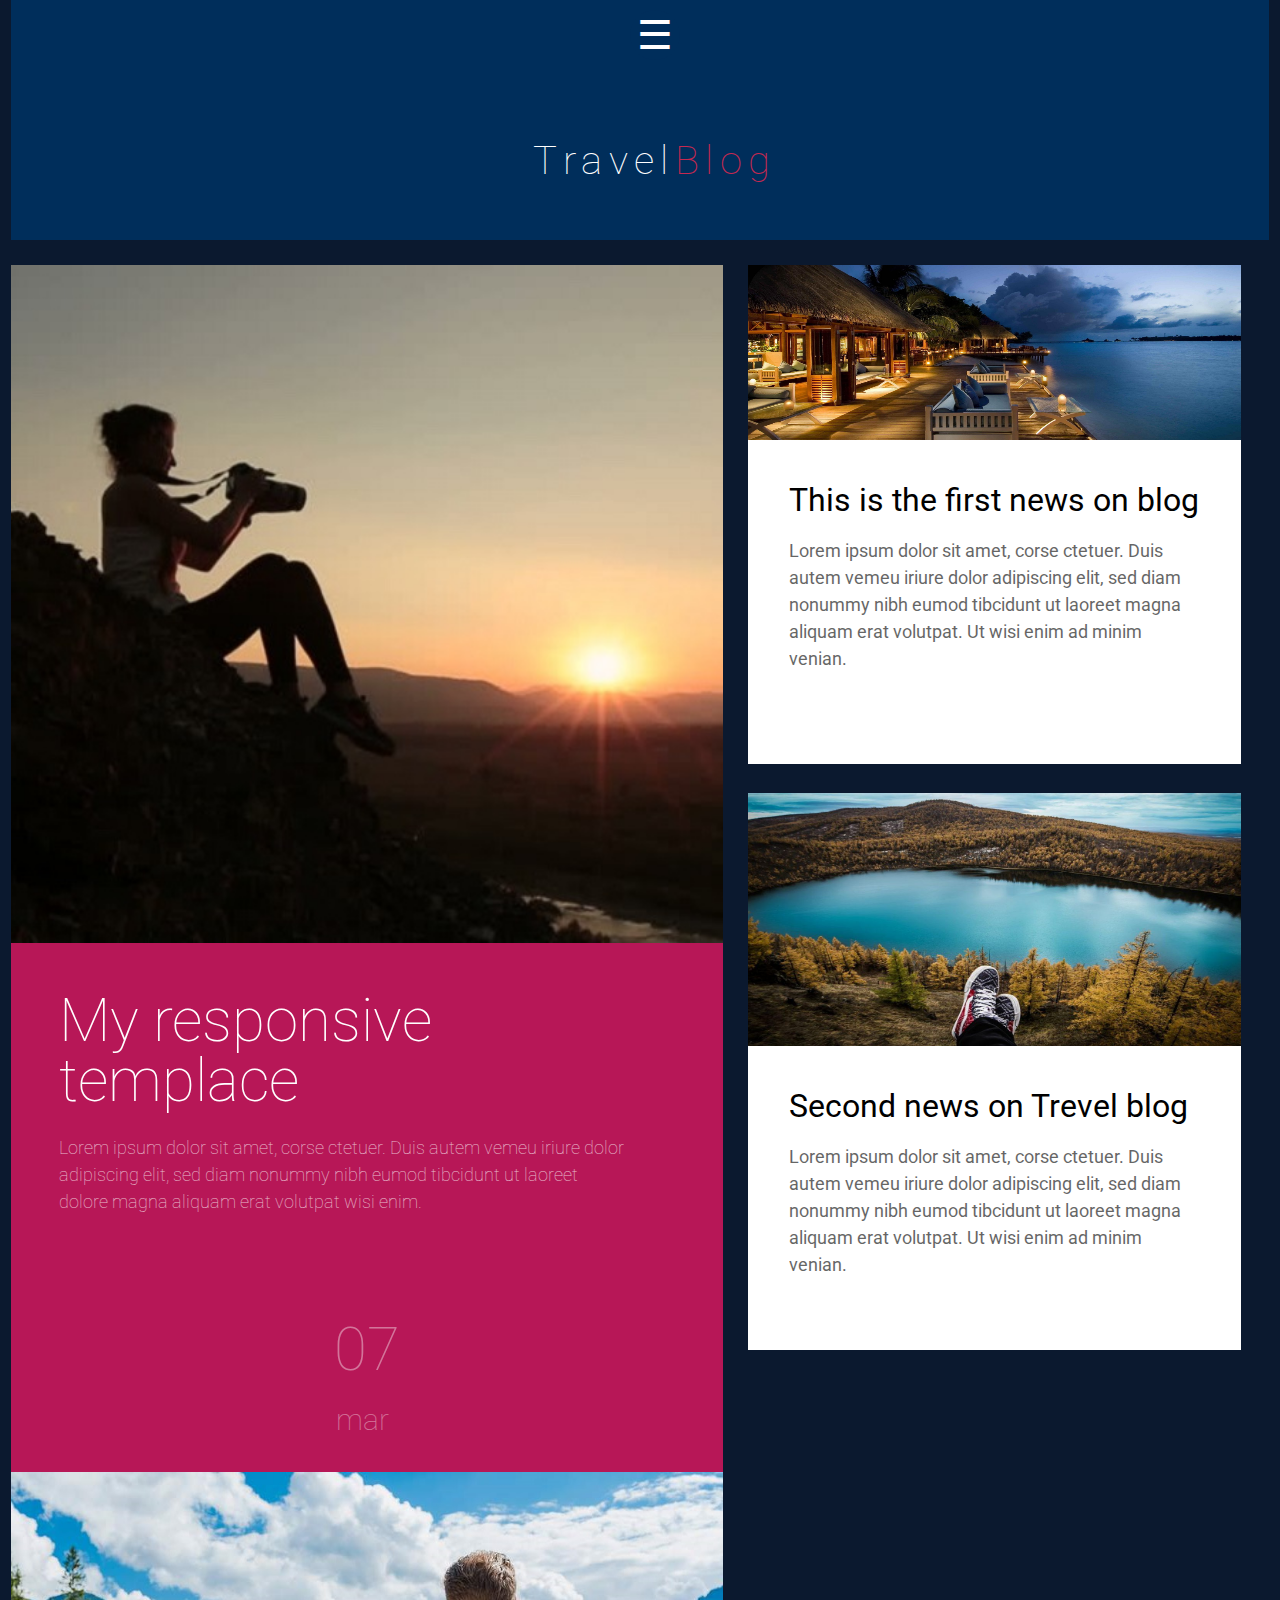
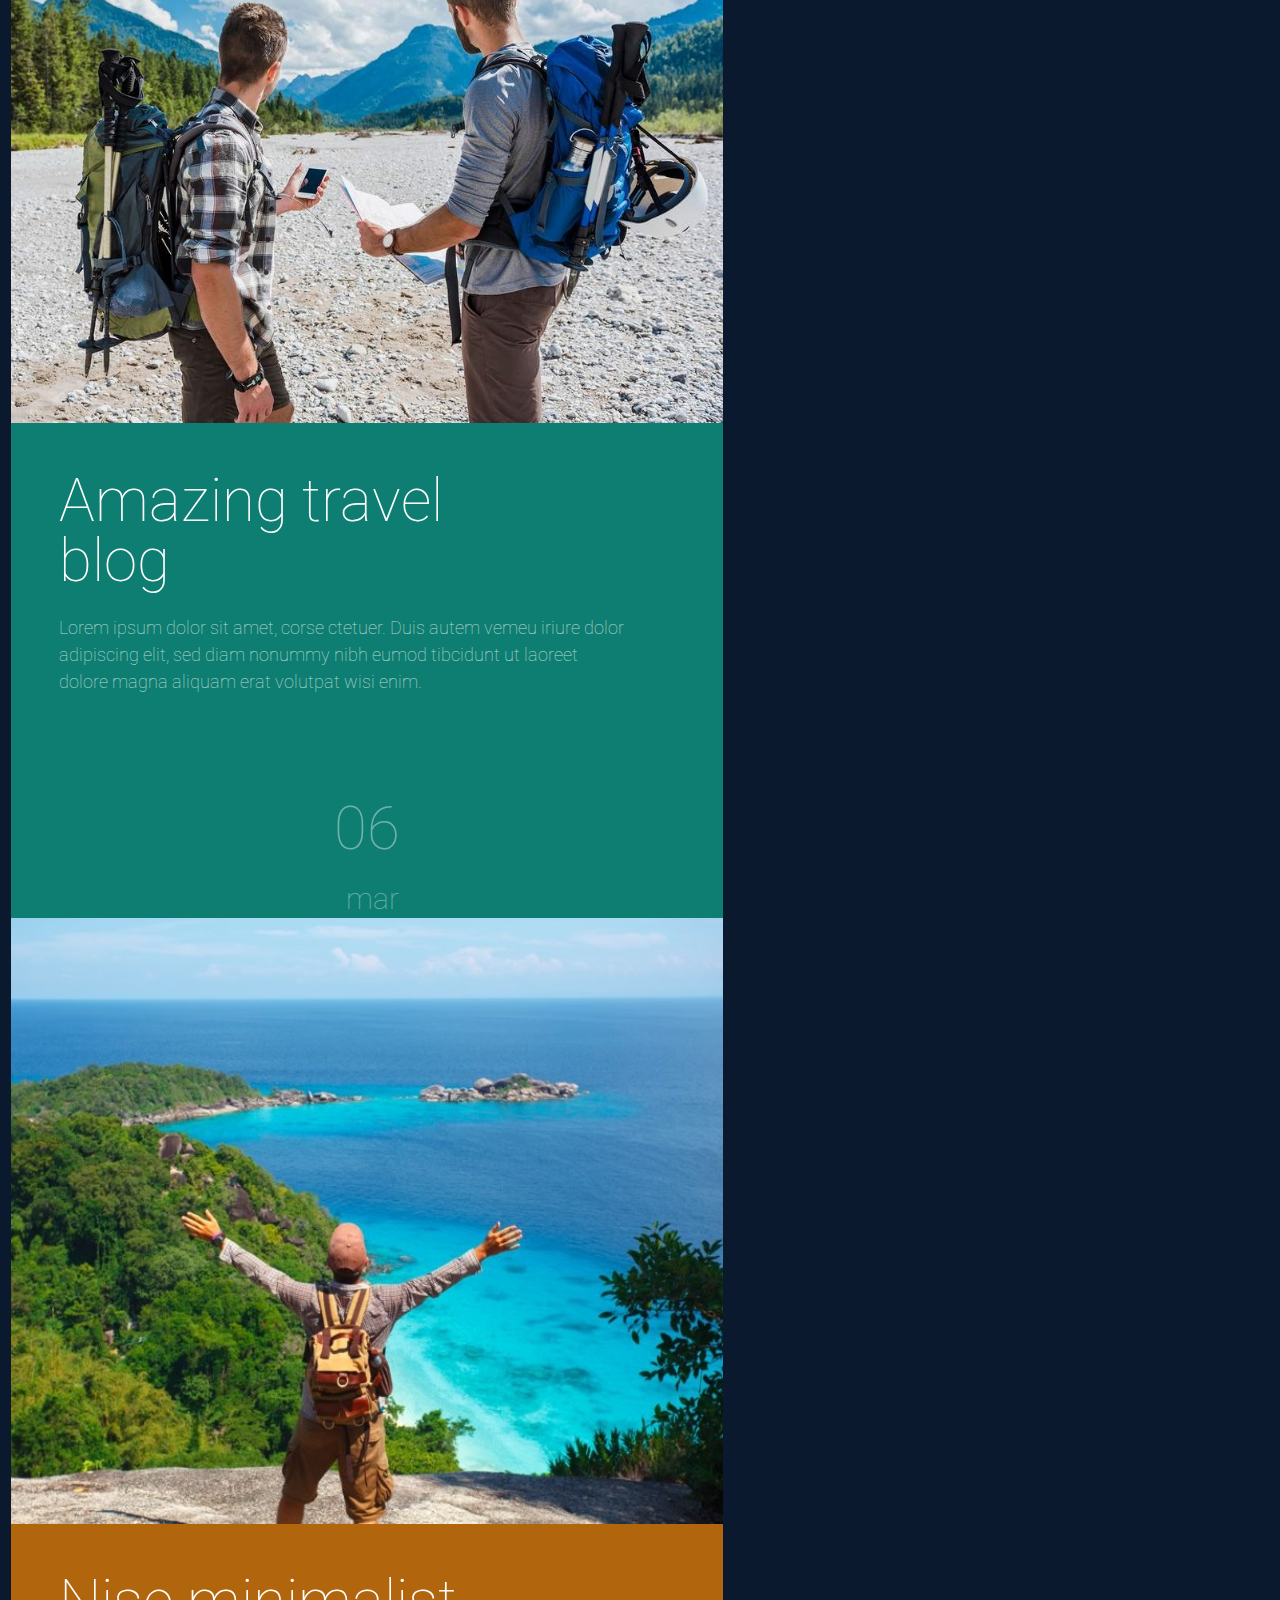
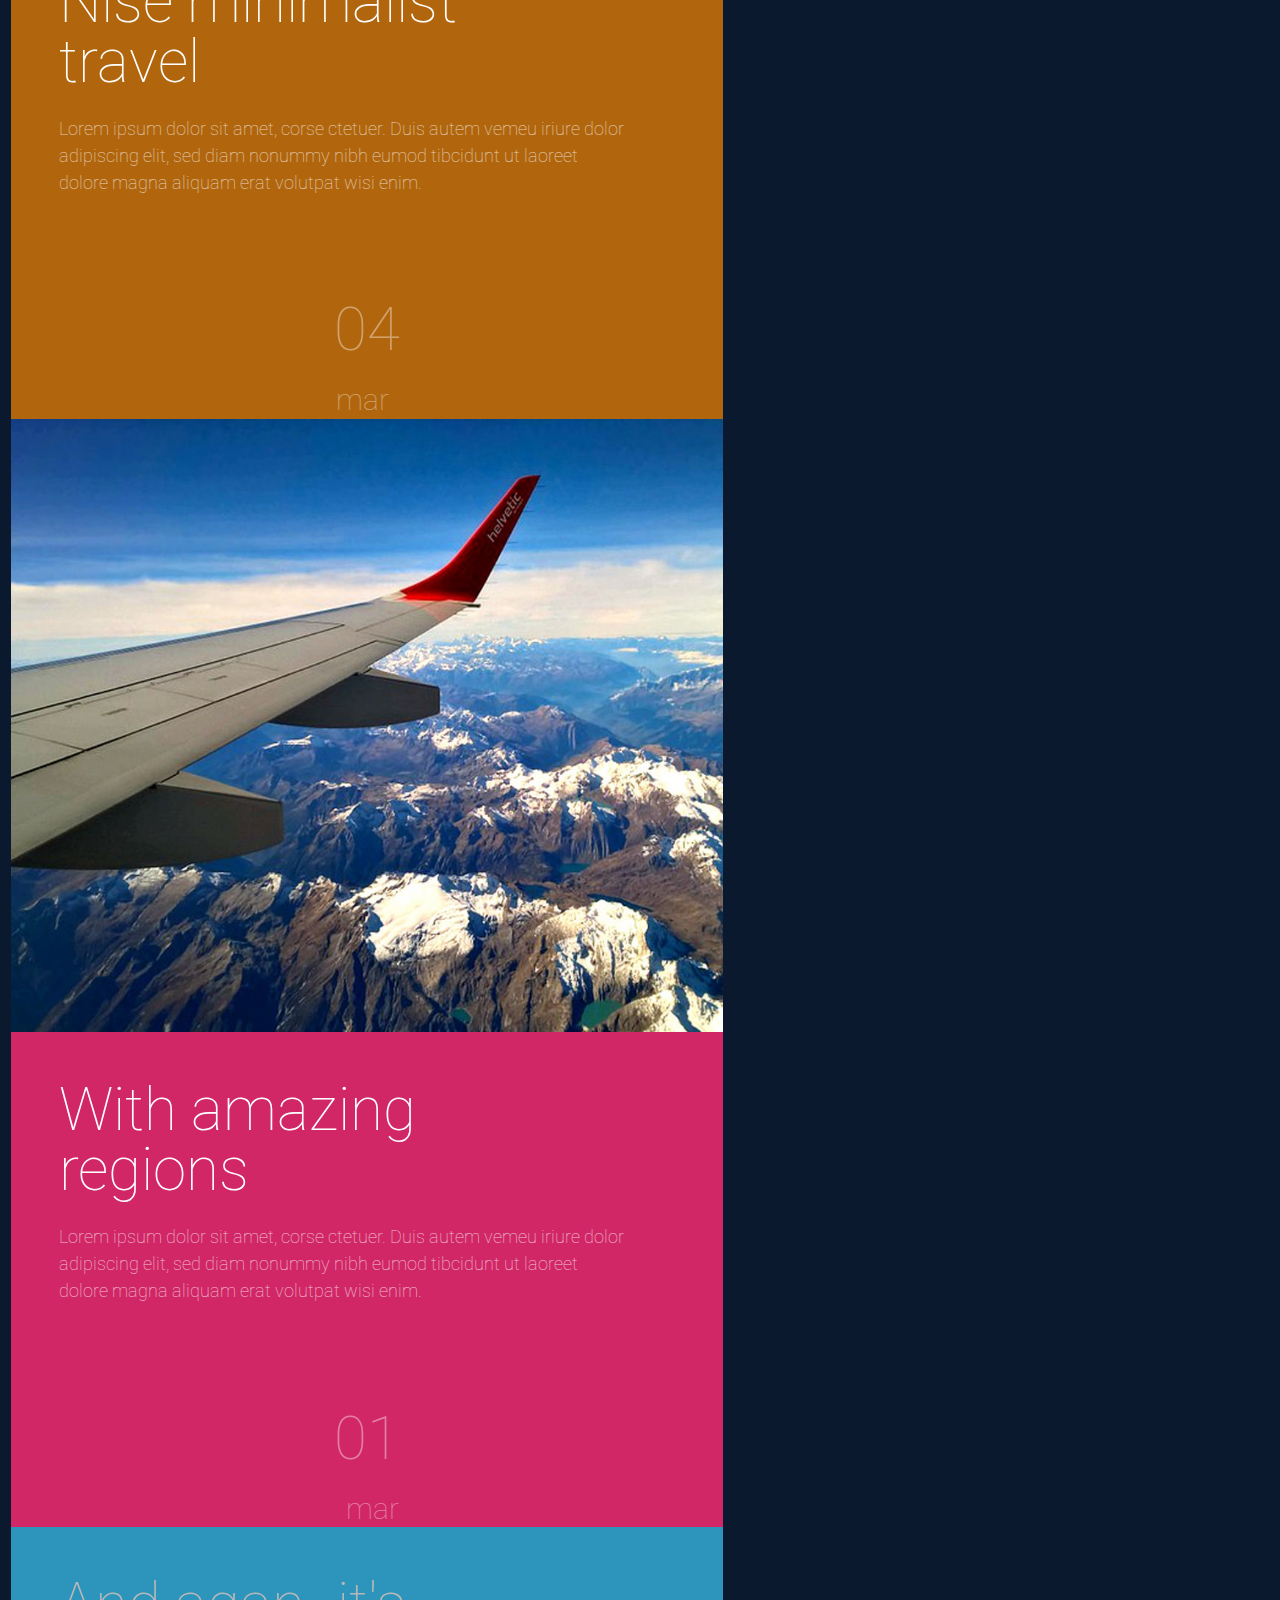
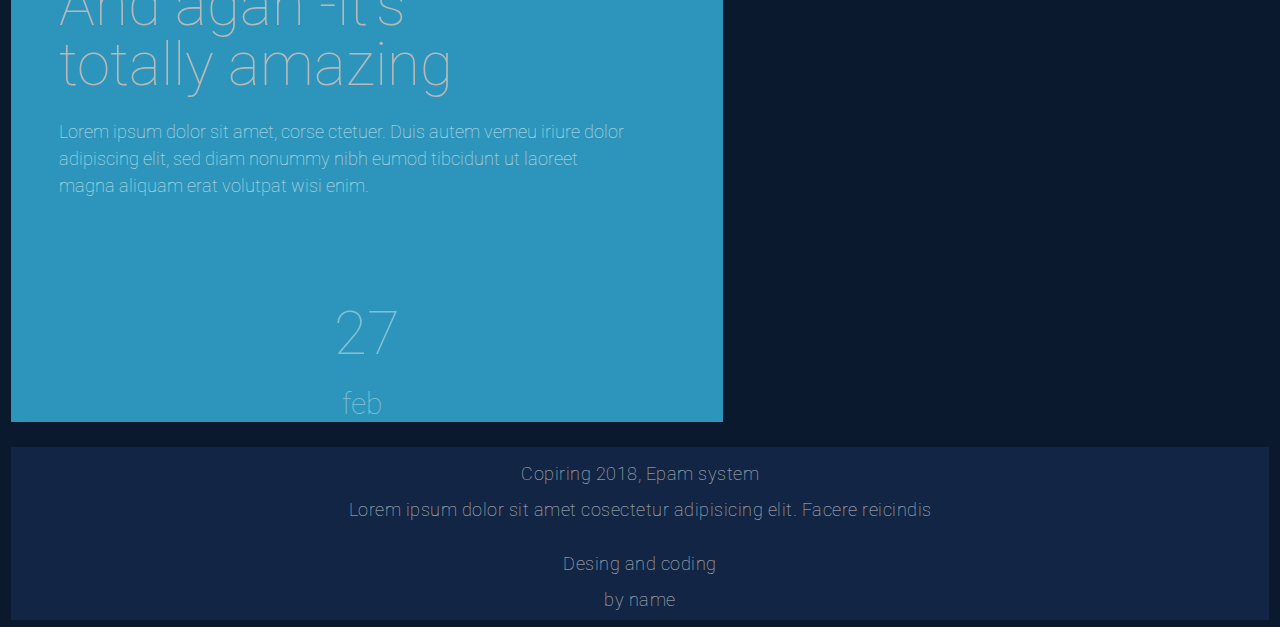
<file: FL11_HW5/homework/index.html>
<!DOCTYPE html>
<html lang="en">

<head>
  <meta charset="UTF-8">
  <meta name="viewport" content="width=device-width, initial-scale=1.0">
  <meta http-equiv="X-UA-Compatible" content="ie=edge">
  <link rel="stylesheet" href="css/styles.css">
  <link href='https://fonts.googleapis.com/css?family=Roboto:400,100,300,700&subset=latin,latin-ext' rel='stylesheet'
    type='text/css'>
  <title>Responsive</title>
</head>

<body>

  <header>
    <div class="container">
      <label for="toggle-1" class="toggle-menu">&#9776;</label>
      <input type="checkbox" id="toggle-1">
      <a href="#" id="logo" target="_blank">Travel<span>Blog</span></a>
      <nav>
        <ul>
          <li><a href="#logo">blog</a></li>
          <li><a href="#about">about</a></li>
          <li><a href="#portfolio">arhive</a></li>
          <li><a href="#services">contact</a></li>
        </ul>
      </nav>
    </div>
  </header>

  <main class="main-container">
    <div class="first-grid-container">
      <div class="second-grid-container post-1">
        <div class="img-con">
          <img src="img/post1.jpg" class="img-1-con" alt="post1">
        </div>
        <div class="post-1-container post-1 post-con">
          <div>
            <a href="#" class="post-1-title">My responsive templace</a>
            <p class="post-1-article">
              Lorem ipsum dolor sit amet, corse ctetuer. Duis autem vemeu iriure dolor adipiscing elit, sed diam nonummy
              nibh eumod tibcidunt ut laoreet dolore magna aliquam erat volutpat wisi enim.
            </p>
          </div>
          <div>
            <p class="post-1-date">07<br><span> mar</span></p>
          </div>
        </div>
      </div>
      <div class="second-grid-container post-2">
        <div class="post-2 img-con">
          <img src="img/post2.jpg" class="img-2-con" alt="post2">
        </div>
        <div class="post-2-container post-2 post-con">
          <div>
            <a href="#" class="post-2-title">Amazing travel blog</a>
            <p class="post-2-article">
              Lorem ipsum dolor sit amet, corse ctetuer. Duis autem vemeu iriure dolor adipiscing elit, sed diam nonummy
              nibh eumod tibcidunt ut laoreet dolore magna aliquam erat volutpat wisi enim.
            </p>
          </div>
          <div>
            <p class="post-2-date">06<br><span>mar</span></p>
          </div>
        </div>
      </div>
      <div class="second-grid-container post-3">
        <div class="post-3 img-con">
          <img src="img/post3.jpg" class="img-3-con" alt="post3">
        </div>
        <div class="post-3-container post-3 post-con">
          <div>
            <a href="#" class="post-3-title">Nise minimalist travel</a>
            <p class="post-3-article">
              Lorem ipsum dolor sit amet, corse ctetuer. Duis autem vemeu iriure dolor adipiscing elit, sed diam nonummy
              nibh eumod tibcidunt ut laoreet dolore magna aliquam erat volutpat wisi enim.
            </p>
          </div>
          <p class="post-3-date">04<br><span>mar</span></p>
        </div>
      </div>
      <div class="second-grid-container post-4">
        <div class="post-4 img-con">
          <img src="img/post4.jpg" class="img-4-con" alt="post4">
        </div>
        <div class="post-4-container post-4 post-con">
          <div>
            <a href="#" class="post-4-title">With amazing regions</a>
            <p class="post-4-article">
              Lorem ipsum dolor sit amet, corse ctetuer. Duis autem vemeu iriure dolor adipiscing elit, sed diam nonummy
              nibh eumod tibcidunt ut laoreet dolore magna aliquam erat volutpat wisi enim.
            </p>
          </div>
          <div>
            <p class="post-4-date">01<br><span>mar</span></p>
          </div>
        </div>
      </div>
      <div class="post-5-container post-5 post-con">
        <div>
          <a href="#" class="post-5-title">And agan -it's totally amazing</a>
          <p class="post-5-article">
            Lorem ipsum dolor sit amet, corse ctetuer. Duis autem vemeu iriure dolor adipiscing elit, sed diam nonummy
            nibh eumod tibcidunt ut laoreet magna aliquam erat volutpat wisi enim.
          </p>
        </div>
        <div>
          <p class="post-5-date">27<br><span>feb</span></p>
        </div>
      </div>
    </div>
    <div class="third-grid-containner">
      <div class="news-1-conteiner">
        <div class="">
          <img src="img/news1.jpg" class="img-news-1" alt="news2">
        </div>
        <div class="news-margin">
          <p class="news-title">This is the first news on blog</p>
          <p class="news-article">
            Lorem ipsum dolor sit amet, corse ctetuer. Duis autem vemeu iriure dolor adipiscing elit, sed diam nonummy
            nibh eumod tibcidunt ut laoreet magna aliquam erat volutpat. Ut wisi enim ad minim venian.
          </p>
        </div>
      </div>
      <div class="news-2-conteiner">
        <div class="">
          <img src="img/news2.jpg" class="img-news-2" alt="news2">
        </div>
        <div class="news-margin">
          <p class="news-title">Second news on Trevel blog</p>
          <p class="news-article">
            Lorem ipsum dolor sit amet, corse ctetuer. Duis autem vemeu iriure dolor adipiscing elit, sed diam nonummy
            nibh eumod tibcidunt ut laoreet magna aliquam erat volutpat. Ut wisi enim ad minim venian. </p>
        </div>
      </div>
    </div>
  </main>
  <footer class="footer-conteiner">
    <div class="left-content">
      <p>Copiring 2018, Epam system</p>
      <p>
        Lorem ipsum dolor sit amet cosectetur adipisicing elit. Facere reicindis
      </p>
    </div>
    <div class="right-content">
      <p>Desing and coding</p>
      <p>by name</p>
    </div>
  </footer>
</body>

</html>
</file>
<file: FL11_HW1/homework/style.css>
html,body,div,span,applet,object,iframe,h1,h2,h3,h4,h5,h6,p,blockquote,pre,a,abbr,acronym,address,big,cite,code,del,dfn,em,font,img,ins,kbd,q,s,samp,small,strike,strong,sub,sup,tt,var,b,u,i,center,dl,dt,dd,ol,ul,li,fieldset,form,label,legend,table,caption,tbody,tfoot,thead,tr,th,td{background:transparent;border:0;margin:0;padding:0;vertical-align:baseline}body{line-height:1}h1,h2,h3,h4,h5,h6{clear:both;font-weight:normal}ol,ul{list-style:none}blockquote{quotes:none}blockquote:before,blockquote:after{content:'';content:none}del{text-decoration:line-through}table{border-collapse:collapse;border-spacing:0}a img{border:0}#container{float:left;margin:0 -240px 0 0;width:100%}#primary,#secondary{float:right;overflow:hidden;width:220px}#secondary{clear:right}#footer{clear:both;width:100%}.one-column #content{margin:0 auto;width:640px}.single-attachment #content{margin:0 auto;width:900px}body,input,textarea,.page-title span,.pingback a.url{font-family:Georgia,"Bitstream Charter",serif}h3#comments-title,h3#reply-title,#access .menu,#access div.menu ul,#cancel-comment-reply-link,.form-allowed-tags,#site-info,#site-title,#wp-calendar,.comment-meta,.comment-body tr th,.comment-body thead th,.entry-content label,.entry-content tr th,.entry-content thead th,.entry-meta,.entry-title,.entry-utility,#respond label,.navigation,.page-title,.pingback p,.reply,.widget-title,.wp-caption-text{font-family:"Helvetica Neue",Arial,Helvetica,"Nimbus Sans L",sans-serif}input[type="submit"]{font-family:"Helvetica Neue",Arial,Helvetica,"Nimbus Sans L",sans-serif}pre{font-family:"Courier 10 Pitch",Courier,monospace}code{font-family:Monaco,Consolas,"Andale Mono","DejaVu Sans Mono",monospace}#access .menu-header,div.menu,#colophon,#branding,#main,#wrapper{margin:0 auto;width:940px}#wrapper{background:#fff;margin-top:20px;padding:0 20px}#footer-widget-area{overflow:hidden}#footer-widget-area .widget-area{float:left;margin-right:20px;width:220px}#footer-widget-area #fourth{margin-right:0}#site-info{float:left;font-size:14px;font-weight:bold;width:700px}#site-generator{float:right;width:220px}body{background:#f1f1f1}body,input,textarea{color:#666;font-size:12px;line-height:18px}hr{background-color:#e7e7e7;border:0;clear:both;height:1px;margin-bottom:18px}p{margin-bottom:18px}ul{list-style:square;margin:0 0 18px 1.5em}ol{list-style:decimal;margin:0 0 18px 1.5em}ol ol{list-style:upper-alpha}ol ol ol{list-style:lower-roman}ol ol ol ol{list-style:lower-alpha}ul ul,ol ol,ul ol,ol ul{margin-bottom:0}dl{margin:0 0 24px 0}dt{font-weight:bold}dd{margin-bottom:18px}strong{font-weight:bold}cite,em,i{font-style:italic}big{font-size:131.25%}ins{background:#ffc;text-decoration:none}blockquote{font-style:italic;padding:0 3em}blockquote cite,blockquote em,blockquote i{font-style:normal}pre{background:#f7f7f7;color:#222;line-height:18px;margin-bottom:18px;overflow:auto;padding:1.5em}abbr,acronym{cursor:help}sup,sub{height:0;line-height:1;position:relative;vertical-align:baseline}sup{bottom:1ex}sub{top:.5ex}small{font-size:smaller}input{margin-bottom:10px}input[type="text"],input[type="password"],input[type="email"],input[type="url"],input[type="number"],textarea{background:#f9f9f9;border:1px solid #ccc;box-shadow:inset 1px 1px 1px rgba(0,0,0,0.1);-moz-box-shadow:inset 1px 1px 1px rgba(0,0,0,0.1);-webkit-box-shadow:inset 1px 1px 1px rgba(0,0,0,0.1);padding:2px}a:link{color:#06c}a:visited{color:#743399}a:active,a:hover{color:#ff4b33}.screen-reader-text{clip:rect(1px,1px,1px,1px);overflow:hidden;position:absolute !important;height:1px;width:1px}#header{padding:30px 0 0 0}#site-title{float:left;font-size:30px;line-height:36px;margin:0 0 18px 0;width:700px}#site-title a{color:#000;font-weight:bold;text-decoration:none}#site-description{color:#000;clear:right;float:right;font-style:italic;margin:15px 0 18px 0;opacity:.65;width:220px}#branding img{border-top:4px solid #000;border-bottom:1px solid #000;display:block;float:left}#access{background:#000;display:block;float:left;margin:0 auto;width:940px}#access .menu-header,div.menu{font-size:13px;margin-left:12px;width:928px}#access .menu-header ul,div.menu ul{list-style:none;margin:0}#access .menu-header li,div.menu li{float:left;position:relative}#access a{color:#aaa;display:block;line-height:38px;padding:0 10px;text-decoration:none}#access ul ul{box-shadow:0 3px 3px rgba(0,0,0,0.2);-moz-box-shadow:0 3px 3px rgba(0,0,0,0.2);-webkit-box-shadow:0 3px 3px rgba(0,0,0,0.2);display:none;position:absolute;top:38px;left:0;float:left;width:180px;z-index:99999}#access ul ul li{min-width:180px}#access ul ul ul{left:100%;top:0}#access ul ul a{background:#333;line-height:1em;padding:10px;width:160px;height:auto}#access li:hover>a,#access ul ul:hover>a{background:#333;color:#fff}#access ul li:hover>ul{display:block}#access ul li.current_page_item>a,#access ul li.current_page_ancestor>a,#access ul li.current-menu-ancestor>a,#access ul li.current-menu-item>a,#access ul li.current-menu-parent>a{color:#fff}* html #access ul li.current_page_item a,* html #access ul li.current_page_ancestor a,* html #access ul li.current-menu-ancestor a,* html #access ul li.current-menu-item a,* html #access ul li.current-menu-parent a,* html #access ul li a:hover{color:#fff}#main{clear:both;overflow:hidden;padding:40px 0 0 0}#content{margin-bottom:36px}#content,#content input,#content textarea{color:#333;font-size:16px;line-height:24px}#content p,#content ul,#content ol,#content dd,#content pre,#content hr{margin-bottom:24px}#content ul ul,#content ol ol,#content ul ol,#content ol ul{margin-bottom:0}#content pre,#content kbd,#content tt,#content var{font-size:15px;line-height:21px}#content code{font-size:13px}#content dt,#content th{color:#000}#content h1,#content h2,#content h3,#content h4,#content h5,#content h6{color:#000;line-height:1.5em;margin:0 0 20px 0}#content table{border:1px solid #e7e7e7;margin:0 -1px 24px 0;text-align:left;width:100%}#content tr th,#content thead th{color:#777;font-size:12px;font-weight:bold;line-height:18px;padding:9px 24px;border-right:1px solid #e7e7e7}#content tr td{border-top:1px solid #e7e7e7;padding:6px 24px;border-right:1px solid #e7e7e7}#content tr.odd td{background:#f2f7fc}.hentry{margin:0 0 48px 0}.home .sticky{background:#f2f7fc;border-top:4px solid #000;margin-left:-20px;margin-right:-20px;padding:18px 20px}.single .hentry{margin:0 0 36px 0}.page-title{color:#000;font-size:14px;font-weight:bold;margin:0 0 36px 0}.page-title span{color:#333;font-size:16px;font-style:italic;font-weight:normal}.page-title a:link,.page-title a:visited{color:#777;text-decoration:none}.page-title a:active,.page-title a:hover{color:#ff4b33}#content .entry-title{color:#000;font-size:21px;font-weight:bold;line-height:1.3em;margin-bottom:0}.entry-title a:link,.entry-title a:visited{color:#000;text-decoration:none}.entry-title a:active,.entry-title a:hover{color:#ff4b33}.entry-meta{color:#777;font-size:12px}.entry-meta abbr,.entry-utility abbr{border:0}.entry-meta abbr:hover,.entry-utility abbr:hover{border-bottom:1px dotted #666}.single-author .by-author{position:absolute !important;clip:rect(1px 1px 1px 1px);clip:rect(1px,1px,1px,1px)}.entry-content,.entry-summary{clear:both;padding:12px 0 0 0}.entry-content .more-link{white-space:nowrap}#content .entry-summary p:last-child{margin-bottom:12px}.entry-content fieldset{border:1px solid #e7e7e7;margin:0 0 24px 0;padding:24px}.entry-content fieldset legend{background:#fff;color:#000;font-weight:bold;padding:0 24px}.entry-content input{margin:0 0 24px 0}.entry-content input.file,.entry-content input.button{margin-right:24px}.entry-content label{color:#777;font-size:12px}.entry-content select{margin:0 0 24px 0}.entry-content sup,.entry-content sub{font-size:10px}.entry-content blockquote.left{float:left;margin-left:0;margin-right:24px;text-align:right;width:33%}.entry-content blockquote.right{float:right;margin-left:24px;margin-right:0;text-align:left;width:33%}.page-link{clear:both;color:#000;font-weight:bold;line-height:48px;word-spacing:.5em}.page-link a:link,.page-link a:visited{background:#f1f1f1;color:#333;font-weight:normal;padding:.5em .75em;text-decoration:none}.home .sticky .page-link a{background:#d9e8f7}.page-link a:active,.page-link a:hover{color:#ff4b33}body.page .edit-link{clear:both;display:block}#entry-author-info{background:#f2f7fc;border-top:4px solid #000;clear:both;font-size:14px;line-height:20px;margin:24px 0;overflow:hidden;padding:18px 20px}#entry-author-info #author-avatar{background:#fff;border:1px solid #e7e7e7;float:left;height:60px;margin:0 -104px 0 0;padding:11px}#entry-author-info #author-description{float:left;margin:0 0 0 104px}#entry-author-info h2{color:#000;font-size:100%;font-weight:bold;margin-bottom:0}.entry-utility{clear:both;color:#777;font-size:12px;line-height:18px}.entry-meta a,.entry-utility a{color:#777}.entry-meta a:hover,.entry-utility a:hover{color:#ff4b33}#content .video-player{padding:0}.format-standard .wp-video,.format-standard .wp-audio-shortcode,.format-audio .wp-audio-shortcode,.format-standard .video-player{margin-bottom:24px}.home #content .format-aside p,.home #content .category-asides p{font-size:14px;line-height:20px;margin-bottom:10px;margin-top:0}.format-gallery .size-thumbnail img,.category-gallery .size-thumbnail img{border:10px solid #f1f1f1;margin-bottom:0}.format-gallery .gallery-thumb,.category-gallery .gallery-thumb{float:left;margin-right:20px;margin-top:-4px}.home #content .format-gallery .entry-utility,.home #content .category-gallery .entry-utility{padding-top:4px}.attachment .entry-content .entry-caption{font-size:140%;margin-top:24px}.attachment .entry-content .nav-previous a:before{content:'\2190\00a0'}.attachment .entry-content .nav-next a:after{content:'\00a0\2192'}#content img.size-auto,#content img.size-full,#content img.size-large,#content img.size-medium,#content .entry-attachment img,#content .widget-container img{max-width:100%;height:auto}#ie8 #content img.size-auto,#ie8 #content img.size-full,#ie8 #content img.size-large,#ie8 #content img.size-medium,#ie8 #content .entry-attachment img{width:auto}.alignleft,img.alignleft{display:inline;float:left;margin-right:24px;margin-top:4px}.alignright,img.alignright{display:inline;float:right;margin-left:24px;margin-top:4px}.aligncenter,img.aligncenter{clear:both;display:block;margin-left:auto;margin-right:auto}img.alignleft,img.alignright,img.aligncenter{margin-bottom:12px}.wp-caption{background:#f1f1f1;line-height:18px;margin-bottom:20px;max-width:100%;padding:4px;text-align:center}.wp-caption img{margin:5px 5px 0;max-width:622px}.wp-caption p.wp-caption-text{color:#777;font-size:12px;margin:5px}.wp-smiley{margin:0}.gallery{margin:0 auto 18px}.gallery .gallery-item{float:left;margin-top:0;text-align:center}.gallery-columns-1 .gallery-item{width:100%}.gallery-columns-2 .gallery-item{width:50%}.gallery-columns-3 .gallery-item{width:33%}.gallery-columns-4 .gallery-item{width:25%}.gallery-columns-5 .gallery-item{width:20%}.gallery-columns-6 .gallery-item{width:16%}.gallery-columns-7 .gallery-item{width:14%}.gallery-columns-8 .gallery-item{width:12%}.gallery-columns-9 .gallery-item{width:11%}.gallery-columns-1 img{max-width:620px}.gallery-columns-2 img{max-width:288px}.gallery-columns-3 img{max-width:177px}.gallery-columns-4 img{max-width:122px}.gallery-columns-5 img{max-width:88px}.gallery-columns-6 img{max-width:66px}.gallery-columns-7 img{max-width:50px}.gallery-columns-8 img{max-width:39px}.gallery-columns-9 img{max-width:29px}.gallery-item img{height:auto}.gallery-columns-2 .attachment-medium{max-width:92%;height:auto}.gallery-columns-4 .attachment-thumbnail{max-width:84%;height:auto}.gallery .gallery-caption{color:#777;font-size:12px;margin:0 0 12px}.gallery dl{margin:0}.gallery img{border:10px solid #f1f1f1}.gallery br+br{display:none}#content .entry-attachment img{display:block;margin:0 auto}.navigation{color:#777;font-size:12px;line-height:18px;overflow:hidden}.navigation a:link,.navigation a:visited{color:#777;text-decoration:none}.navigation a:active,.navigation a:hover{color:#ff4b33}.nav-previous{float:left;width:50%}.nav-next{float:right;text-align:right;width:50%}#nav-above{margin:0 0 18px 0}#nav-above{display:none}.paged #nav-above,.single #nav-above{display:block}#nav-below{margin:-18px 0 0 0}#comments{clear:both}#comments .navigation{padding:0 0 18px 0}h3#comments-title,h3#reply-title{color:#000;font-size:20px;font-weight:bold;margin-bottom:0}h3#comments-title{padding:24px 0}.commentlist{list-style:none;margin:0}.commentlist li.comment{border-bottom:1px solid #e7e7e7;line-height:24px;margin:0 0 24px 0;padding:0 0 0 56px;position:relative}.commentlist li:last-child{border-bottom:0;margin-bottom:0}#comments .comment-body ul,#comments .comment-body ol{margin-bottom:18px}#comments .comment-body p:last-child{margin-bottom:6px}#comments .comment-body blockquote p:last-child{margin-bottom:24px}.commentlist ol{list-style:decimal}.commentlist .avatar{position:absolute;top:4px;left:0}.comment-author cite{color:#000;font-style:normal;font-weight:bold}.comment-author .says{font-style:italic}.comment-meta{font-size:12px;margin:0 0 18px 0}.comment-meta a:link,.comment-meta a:visited{color:#777;text-decoration:none}.comment-meta a:active,.comment-meta a:hover{color:#ff4b33}.commentlist .bypostauthor>div{background:#f2f7fc;border-top:4px solid #000;margin-bottom:10px;padding:10px 0 0 20px}.reply{font-size:12px;padding:0 0 24px 0}.reply a,a.comment-edit-link{color:#777}.reply a:hover,a.comment-edit-link:hover{color:#ff4b33}.commentlist .children{list-style:none;margin:0}.commentlist .children li{border:0;margin:0}.nopassword,.nocomments{display:none}#comments .pingback{border-bottom:1px solid #e7e7e7;margin-bottom:18px;padding-bottom:18px}.commentlist li.comment+li.pingback{margin-top:-6px}#comments .pingback p{color:#777;display:block;font-size:12px;line-height:18px;margin:0}#comments .pingback .url{font-size:13px;font-style:italic}input[type="submit"]{color:#333}form{text-align:right}input{width:200px}#respond{border-top:1px solid #e7e7e7;margin:24px 0;overflow:hidden;position:relative}#respond p{margin:0}#respond .comment-notes{margin-bottom:1em}.form-allowed-tags{line-height:1em}.children #respond{margin:0 48px 0 0}h3#reply-title{margin:18px 0}#comments-list #respond{margin:0 0 18px 0}#comments-list ul #respond{margin:0}#cancel-comment-reply-link{font-size:12px;font-weight:normal;line-height:18px}#respond .required{color:#ff4b33;font-weight:bold}#respond label{color:#777;font-size:12px}#respond input{margin:0 0 9px;width:98%}#respond textarea{width:98%}#respond .form-allowed-tags{color:#777;font-size:12px;line-height:18px}#respond .form-allowed-tags code{font-size:11px}#respond .form-submit{margin:12px 0}#respond .form-submit input{font-size:14px;width:auto}.widget-area ul{list-style:none;margin-left:0}.widget-area ul ul{list-style:square;margin-left:1.3em}.widget-area select{max-width:100%}.widget_search #s{width:60%}.widget_search label{display:none}.widget-container{word-wrap:break-word;-webkit-hyphens:auto;-moz-hyphens:auto;hyphens:auto;margin:0 0 18px 0}.widget-container .wp-caption img{margin:auto}.widget-container.widget_image .wp-caption{width:auto}.widget-container.widget_image .wp-caption img{margin-left:-8px}.widget-title{color:#222;font-size:14px;font-weight:bold}.widget-area a:link,.widget-area a:visited{text-decoration:none}.widget-area a:active,.widget-area a:hover{text-decoration:underline}.widget-area .entry-meta{font-size:11px}#wp_tag_cloud div{line-height:1.6em}#wp-calendar{width:100%}#wp-calendar caption{color:#222;font-size:14px;font-weight:bold;padding-bottom:4px;text-align:left}#wp-calendar thead{font-size:11px}#wp-calendar tbody{color:#aaa}#wp-calendar tbody td{background:#f5f5f5;border:1px solid #fff;padding:3px 0 2px;text-align:center}#wp-calendar tbody .pad{background:0}#wp-calendar tfoot #next{text-align:right}.widget_rss a.rsswidget{color:#000}.widget_rss a.rsswidget:hover{color:#ff4b33}.widget_rss .widget-title img{width:11px;height:11px}#main .widget-area ul{margin-left:0;padding:0 20px 0 0}#main .widget-area ul ul{border:0;margin-left:1.3em;padding:0}#main .widget-container.music-player ul{margin:0}#footer{margin-bottom:20px}#colophon{border-top:4px solid #000;margin-top:-4px;overflow:hidden;padding:18px 0}#site-info{font-weight:bold}#site-info a{color:#000;text-decoration:none}#site-generator{font-style:italic;position:relative}#site-generator a{background:url(images/wordpress.png) center left no-repeat;color:#666;display:inline-block;line-height:16px;padding-left:20px;text-decoration:none}#site-generator a:hover{text-decoration:underline}img#wpstats{display:block;margin:0 auto 10px}pre{-webkit-text-size-adjust:140%}code{-webkit-text-size-adjust:160%}#access,.entry-meta,.entry-utility,.navigation,.widget-area{-webkit-text-size-adjust:120%}#site-description{-webkit-text-size-adjust:none}@media print{body{background:none !important}#wrapper{clear:both !important;display:block !important;float:none !important;position:relative !important}#header{border-bottom:2pt solid #000;padding-bottom:18pt}#colophon{border-top:2pt solid #000}#site-title,#site-description{float:none;line-height:1.4em;margin:0;padding:0}#site-title{font-size:13pt}.entry-content{font-size:14pt;line-height:1.6em}.entry-title{font-size:21pt}#access,#branding img,#respond,.comment-edit-link,.edit-link,.navigation,.page-link,.widget-area{display:none !important}#container,#header,#footer{margin:0;width:100%}#content,.one-column #content{margin:24pt 0 0;width:100%}.wp-caption p{font-size:11pt}#site-info,#site-generator{float:none;width:auto}#colophon{width:auto}img#wpstats{display:none}#site-generator a{margin:0;padding:0}#entry-author-info{border:1px solid #e7e7e7}#main{display:inline}.home .sticky{border:0}}img{width:140px;vertical-align:middle;display:block;margin:0 auto;margin-left:calc(50% - 50px);margin-bottom:20px}nav>a{padding:10px;color:#0279c1}nav>a b:hover{color:#00527a}nav>a:visited{color:#0279c1}article{padding-left:10px}footer{margin-top:20px;padding:40px 20px;text-align:center;background:#3333}
</file>
<file: FL11_HW2/homework/css/general.css>
/* 

please don't edit this styles

*/

h2.tm-section-title {
    color: lightskyblue;
}

a:focus {
    color: #666;
    outline: 0
}

ul {
    padding: 0;
    margin: 0
}

body {
    background-color: #f5f5f5;
    color: #000;
    font-family: 'Open Sans', Helvetica, Arial, sans-serif;
    font-size: 16px;
    font-weight: 300;
    padding-top: 30px;
    overflow-x: hidden
}

section:before {
    position: absolute;
    z-index: 1
}

.box,
.tm-content-box,
.tm-main-nav {
    background-color: #fff
}

.tm-sidebar {
    z-index: 10;
    position: fixed;
    left: 0;
    right: 0;
    top: 0;
    width: 100%;
}

.tm-sidebar ul{
    margin: 0px;
    display: flex;
}

.tm-main-nav {
    font-size: 1.5em;
    text-align: center
}

.tm-nav-item {
    list-style: none;
    width: 100%;
}

.tm-nav-item-link {
    border: 1px solid transparent;
    color: #666;
    display: block;
    padding: 10px;
    width: 100%;
    -webkit-transition: all .3s ease;
    transition: all .3s ease
}

.carousel-indicators li,
.tm-banner-inner {
    border: 1px solid lightgrey
}


.tm-nav-item-link.active,
.tm-nav-item-link:hover {
    color: #666;
    text-decoration: none;
}

.tm-nav-item-link:focus {
    text-decoration: none
}

.tm-banner-text,
.tm-banner-title,
.tm-section-title {
    color: #666;
    font-weight: 300;
    margin: 0
}

.tm-section-title {
    margin-bottom: 20px
}

.tm-section-title-box {
    margin-bottom: 0
}

.tm-banner-title {
    font-size: 3.3em;
    letter-spacing: 2px;
    text-transform: uppercase
}

.tm-main-content {
    padding-top: 70px;
}

.tm-content-box {
    overflow: hidden;
    margin-bottom: 30px
}

.padding-medium {
    padding: 40px
}

.tm-banner {
    padding: 30px
}

.tm-banner-inner {
    padding: 30px 0;
    height: 100%;
    text-align: center;
    display: flex;
    -webkit-box-orient: vertical;
    -webkit-box-direction: normal;
    -webkit-flex-direction: column;
    -ms-flex-direction: column;
    flex-direction: column;
    -webkit-box-align: center;
    -webkit-align-items: center;
    -ms-flex-align: center;
    align-items: center;
    -webkit-box-pack: center;
    -webkit-justify-content: center;
    -ms-flex-pack: center;
    justify-content: center
}

.tm-banner-inner img{
    width: 120px;
}

.tm-banner-text {
    font-size: 1.4em
}

.boxes,
.tm-box-bg-title {
    display: -webkit-box;
    display: -webkit-flex;
    display: -ms-flexbox
}

/*.flex-item {*/
    /*-webkit-box-flex: 0 1 auto;*/
    /*-webkit-flex: 0 1 auto;*/
    /*-ms-flex: 0 1 auto;*/
    /*flex: 0 1 auto*/
/*}*/

.section-description {
    line-height: 1.8;
    margin-bottom: 25px
}

.section-description:last-child {
    margin-bottom: 0
}

.tm-team-description-container {
    max-width: 500px
}

.tm-team-info {
    display: flex
}

.box {
    list-style: none;
    width: 33.3333%;
    height: auto;
}

.box-bg {
    position: relative
}

.box-img {
    width: 100%;
}

.tm-box-bg-title {
    position: absolute;
    top: 0;
    right: 0;
    bottom: 0;
    left: 0;
    display: flex;
    -webkit-box-align: center;
    -webkit-align-items: center;
    -ms-flex-align: center;
    align-items: center;
    -webkit-box-pack: center;
    -webkit-justify-content: center;
    -ms-flex-pack: center;
    justify-content: center
}

.boxes {
    display: flex;
    -webkit-flex-wrap: wrap;
    -ms-flex-wrap: wrap;
    flex-wrap: wrap
}

.gallery-container a {
    cursor: -webkit-zoom-in;
    cursor: zoom-in
}

.carousel {
    position: relative;
    height: auto;
    padding: 50px 50px 80px;
    text-align: center
}

.carousel-indicators {
    bottom: 30px
}

.carousel-content {
    color: #000;
    display: -webkit-box;
    display: -webkit-flex;
    display: -ms-flexbox;
    display: flex;
    -webkit-box-align: center;
    -webkit-align-items: center;
    -ms-flex-align: center;
    align-items: center
}

.carousel-indicators .active {
    background-color: lightgrey
}

.contact-form {
    overflow: hidden
}

.form-control {
    border-radius: 0;
    font-size: 1em
}

.form-control:focus {
    border-color: lightgrey;
    box-shadow: inset 0 1px 1px rgba(0, 0, 0, .075), 0 0 8px rgba(153, 153, 153, .45)
}

.form-group {
    margin-bottom: 20px
}

.form-group-2-col-left {
    padding-left: 0;
    padding-right: 5px
}

.form-group-2-col-right {
    padding-right: 0;
    padding-left: 5px
}

.mandatory-field:after {
    position: absolute;
    top: 0;
    right: 7px
}

.carousel-inner>.carousel-item>a>img, .carousel-inner>.carousel-item>img, .img-contact-us {
    width: 100%;
}

.tm-footer {
    color: #666;
    padding-bottom: 15px
}
</file>
<file: FL11_HW2/homework/css/style.css>
section,
.tm-sidebar,
#home {
    box-shadow: 0 0 10px rgba(61, 55, 61, 0.7);
}

.tm-banner {
    background: #76cdd7;
}

.tm-banner-inner {
    background: white;
}

.tm-banner-text {
    letter-spacing: 4px;
    word-spacing: 1ch;
    text-shadow: 3px 3px 1px #76cdd7,
        5px 5px 4px #76cdd7,
        7px 7px 7px #76cdd7;
    animation: rotator 3s 4 alternate ease-in-out;
    animation-delay: 1s;
    filter: drop-shadow(30px 30px 10px rgba(0, 0, 0, 0.2))
}

.tm-banner-text::first-letter {
    color: lightskyblue;
    font-size: 25px;
}

section::before {
    content: "";
    display: block;
    height: 30px;
    width: 30px;
    border: 20px solid transparent;
    border-left: 20px solid lightskyblue;
    border-top: 20px solid lightskyblue;
}

h2,
.heading .tm-content-box {
    text-align: center;
    color: lightskyblue;
}

.heading ol {
    list-style-type: lower-roman;
}

.heading ol a {
    color: black;
    padding-left: 6px;
    text-decoration: none;
}

.heading ol a:visited {
    color: #ffb347;
}

.heading ol a.text:after {
    content: "New";
    display: inline-block;
    position: absolute;
    font-size: 10px;
    color: red;
    font-variant: small-caps;
    font-weight: bold;
}

.heading ol a:hover {
    color: orange;
    border-left: 3px solid orange;
    font-weight: bold;
    padding-left: 3px;
}

.boxes li.box-work {
    padding: 8px;
}

.tm-main-nav .tm-nav-item:hover,
.boxes li.box-work:nth-child(even) {
    background-color: #F5F5F5;
}

.boxes li.box-work p::first-letter {
    font-size: 25px;
    color: black;
}

.boxes li.box-work p {
    font-size: 15px;
    color: #9299AD;
    font-style: italic;
}

.contact-form input {
    border: none;
    border-bottom: 2px solid lightskyblue;
    border-radius: 5px;
}

.contact-form input:focus {
    background-color: lightskyblue;
    color: white;
}

.contact-form .mandatory-field::after {
    content: "";
    display: inline-block;
    position: absolute;
    margin-top: 4px;
    right: 3px;
    height: 30px;
    width: 30px;
    background: url(../img/email-icon.png) no-repeat center;
    background-size: cover;
}

.contact-form #contact_message {
    border: 2px solid lightskyblue;
    border-radius: 5px;
    resize: none;
}

.contact-form button.submit-btn {
    float: right;
    height: 50px;
    width: 150px;
    background: white;
    color: lightskyblue;
    border: 2px solid lightskyblue;
    border-radius: 0;
    font-weight: 300;
}

.contact-form button.submit-btn:hover,
.gallery-container .box-bg h2:hover {
    background-color: lightskyblue;
    color: white;
    transition: 0.3s;
}

.gallery-container .box-bg h2:hover {
    font-weight: 500;
}

.tm-team-description-container>h2+p,
.carousel-item h2+p {
    line-height: 30px;
    font-style: italic;
}

.tm-section-description {
    text-indent: 1.5em;
}

.tm-team-description-container {
    display: flex;
    flex-direction: column;
    justify-content: center;
}

.flex-2-col {
    display: flex;
}

@keyframes rotator {
    0% {
        opacity: 0;
    }

    10% {
        opacity: 1;
        transform: rotateY(0deg);
    }

    100% {
        transform: rotateY(180deg);
    }

}

@media print {

    body.tm-sidebar.tm-main-nav {
        display: none !important;
    }

    .tm-nav-item {
        display: none !important;
    }

    #home {
        margin-top: -75px !important;
        margin-left: 45px;
        margin-right: 15px;
    }

    #home p.tm-banner-text {
        text-shadow: none;
        color: #a9adad;
        animation: none;
    }

    .tm-banner {
        padding: 0;
    }

    .tm-banner-inner p.tm-banner-text::first-letter {
        color: #a9adad;
        font-size: inherit;
    }

    section::before {
        display: none !important;
    }

    div.flex-item.tm-team-img img {
        display: none;
    }


    div h2.tm-section-title {
        text-align: center;
        justify-content: center;
        margin-bottom: 0;
    }

    div.tm-content-box.flex-2-col.padding-medium {
        padding: 0;
        text-align: center;
        justify-content: center;
    }

    .tm-team-description-container {
        max-width: 100%;
        text-align: center;
        justify-content: center;
        margin-top: 0;
        margin-left: 50px;
    }

    h2.tm-section-title {
        text-transform: uppercase;
    }

    .tm-team-description-container>h2+p,
    .carousel-item h2+p {
        text-indent: 0 !important;
        font-style: normal !important;
    }

    p.tm-section-description {
        text-align: center;
        justify-content: center;
        width: 550px;
        margin-left: 40px;
    }

    #about {
        display: none;
    }

    h2,
    section.heading.tm-content-box h2 {
        text-decoration: none !important;
        font-family: sans-serif;
        font-weight: normal;
        margin-top: 0;
        margin-left: 15px;
        font-family: Arial !important
    }

    .padding-medium {
        padding: 0;
    }

    .heading ol {
        list-style-type: none !important;
        width: 60%;
        margin-left: auto;
        margin-right: auto;
        padding-right: 4%;
    }

    .padding-medium ol a {
        color: black;
    }

    li:first-letter {
        color: lightskyblue;
        font-size: 2em;
        font-weight: 400;
    }

    .padding-medium ol>li:nth-child(odd) {
        text-align: left;
    }

    .padding-medium ol>li:nth-child(even) {
        text-align: right;
        margin-right: 10px;
    }

    .tm-main-content section:last-of-type {
        display: none;
    }

    .heading ol a.text:after {
        display: none !important;
    }

    .heading ol a:visited {
        color: black !important;
    }

    .blocks h2.tm-section-title {
        display: block;
        margin-left: -30px;
        text-align: center;
        font-family: Arial;
    }

    .blocks p.tm-section-description {
        font-family: 'Open Sans', Helvetica, Arial, sans-serif;
        text-align: center;
        margin-top: 0;

    }

    .flex-item {
        margin-left: 45px !important;
        text-align: center;
    }

    .boxes {
        display: none !important;
    }

    ol.carousel-indicators {
        display: none !important;
    }

    footer.tm-footer {
        margin-top: -20px;
    }

    .carousel {
        position: relative;
        height: auto;
        padding: 0 0 0;
        text-align: center;
    }
}
</file>
<file: FL11_HW3/homework/css/style1.css>
.landing-logo, p.header_heading, button.header_button, .section_card_wrap {
  margin-left: 192px; }

body {
  width: 1920px;
  margin: 0px;
  background-color: #FFFFFF; }

.header-wrap {
  border: 0px;
  border-radius: 0% 0% 40% 0%;
  background: url(../img/m-h-day.jpg);
  background-size: cover;
  background-position: center;
  min-height: 80vh;
  position: relative;
  z-index: -50; }

.landing-logo {
  display: flex;
  justify-content: flex-start;
  flex-direction: row; }

.landing-logo img {
  margin-top: 25px;
  height: 55px; }

.header-wrap .landing-logo p {
  font-family: Hind;
  font-weight: 500;
  font-size: 30px;
  margin-top: 25px !important;
  color: black;
  margin-left: 20px;
  display: flex;
  flex-direction: column;
  vertical-align: top; }

.landing-logo span {
  font-family: Hind;
  font-weight: 900;
  font-size: 13px;
  text-align: center;
  margin-top: -10px;
  color: #2c2e3c; }

p.header_heading {
  margin-top: 55px;
  width: 700px;
  font-size: 90px;
  font-family: "source sans pro";
  font-weight: 700;
  line-height: 100%;
  color: #2c2e3c; }

p.header_heading::after {
  content: '';
  background-color: #1FBBE9;
  height: 30px;
  width: 380px;
  position: absolute;
  left: 189px;
  bottom: 549px;
  z-index: -1; }

p.header_text {
  margin-top: -46px;
  width: 850px;
  margin-left: 192px;
  font-size: 20px;
  font-family: Hind;
  white-space: pre-line;
  line-height: 150%;
  color: #2c2e3c;
  line-height: 150%; }

button.header_button {
  background-color: #699900;
  color: white;
  border: 0px;
  border-radius: 5px 5px 5px 5px;
  margin-top: 55px;
  margin-bottom: 219px;
  width: 180px;
  height: 60px;
  font-size: 20px; }

main {
  background: linear-gradient(to bottom, #FFFFFF 87%, #21232E 87%);
  width: 100%;
  position: relative;
  z-index: -50;
  height: 1083px; }

main.section p.section_text {
  text-align: center;
  font-family: "source sans pro";
  font-size: 50px;
  position: relative;
  font-weight: 600;
  margin-top: 47px;
  margin-bottom: 47px;
  color: #2c2e3c;
  opacity: 1; }

main.section p.section_text::after {
  content: '';
  background-color: #1FBBE9;
  height: 15px;
  width: 225px;
  position: absolute;
  right: 725px;
  bottom: 10px;
  z-index: -1; }

.section_card_wrap {
  display: grid;
  grid-template-columns: 1fr 1fr 1fr;
  grid-column-gap: 5px;
  justify-content: space-around;
  align-items: stretch;
  margin-left: 167px;
  text-align: center;
  margin-right: 192px; }

.section_card {
  border: 0px;
  border-radius: 10px 10px 10px 10px;
  margin-left: 20px;
  background-color: #21232E;
  position: relative;
  z-index: -50;
  color: white;
  height: 570px !important; }

.section_card_img {
  width: 100%;
  width: 457px;
  margin: 25px;
  height: 295px; }

.section_card_heading {
  display: inline-block;
  position: relative;
  justify-content: center !important;
  width: max-content;
  text-align: center !important;
  font-family: "source sans pro";
  font-size: 30px;
  position: relative;
  font-weight: 600;
  margin-top: -14px;
  margin-bottom: -8px; }

p.section_card_heading::after {
  content: '';
  background-color: #1FBBE9;
  height: 15px;
  width: 100%;
  position: absolute;
  right: 0px;
  bottom: 0px;
  z-index: -1; }

.section_card_text {
  margin-left: 25px;
  margin-right: 25px;
  font-family: Hind;
  font-size: 20px;
  display: flex;
  flex: 25%;
  align-items: center;
  display: flex;
  justify-content: center;
  vertical-align: middle;
  flex-direction: column;
  height: 165px;
  color: #c0c3ce;
  line-height: normal; }

.section_banner {
  margin-top: 175px;
  margin-left: 360px;
  width: 1197px;
  height: 180px;
  border-radius: 10px 10px 10px 10px;
  position: relative;
  display: flex;
  z-index: -50;
  background: linear-gradient(45deg, #66960c 25%, #487777 55%, #3866b2 75%, #305ecf 100%); }

.section_banner_heading {
  margin-left: 130px;
  font-family: "source sans pro";
  margin-top: 35px;
  font-size: 34px;
  text-align: left;
  font-weight: bold;
  color: #2c2e3c; }

.section_banner_text_wrap {
  width: 700px; }

p.section_banner_heading:after {
  content: '';
  background-color: #1FBBE9;
  height: 15px;
  width: 75px;
  position: absolute;
  left: 265px;
  bottom: 107px;
  z-index: -1;
  opacity: 0.8; }

p.section_banner_text {
  display: flex;
  flex-direction: column;
  margin-left: 130px;
  font-family: "source sans pro";
  margin-top: -10px;
  margin-bottom: auto;
  font-size: 19px;
  opacity: 0.6;
  color: #c0c3ce;
  vertical-align: top;
  justify-content: center; }

button.section_banner_button {
  text-align: center;
  background-color: #699900;
  color: white;
  border: 0px;
  border-radius: 5px 5px 5px 5px;
  margin-top: 59px;
  margin-left: 310px;
  margin-right: 125px;
  width: 180px;
  height: 60px;
  font-size: 20px; }

footer {
  background: #21232E;
  color: white;
  height: 166px; }

.footer-wrap {
  display: grid;
  grid-template-columns: 1fr 1fr 1fr;
  grid-column-gap: 5px;
  justify-content: space-around; }

.footer_logo {
  margin-top: 10px;
  opacity: 0.9;
  color: white; }

.footer_text {
  margin-left: 70px;
  width: 350px;
  font-size: 19px;
  font-family: Hind;
  line-height: 150%;
  color: #c0c3ce; }

.footer_logo p {
  margin-top: 25px !important;
  font-family: Hind;
  font-size: 30px;
  color: white;
  margin-left: 20px;
  display: flex;
  flex-direction: column; }

.footer_logo p > span {
  font-family: Hind;
  font-size: 12px;
  text-align: center;
  margin-top: -10px;
  color: white; }

.footer-cr {
  margin-top: 43px;
  margin-right: 192px;
  font-size: 20px;
  font-family: Hind;
  text-align: right;
  color: #c0c3ce; }
</file>
<file: FL11_HW3/homework/css/style2.css>
.landing-logo, p.header_heading, button.header_button, .section_card_wrap {
  margin-left: 192px; }

body {
  width: 1920px;
  margin: 0px;
  background-color: #21232E; }

.header-wrap {
  border: 0px;
  border-radius: 0% 0% 40% 0%;
  background: url(../img/m-h-night.jpg);
  background-size: cover;
  background-position: center;
  min-height: 80vh;
  position: relative;
  z-index: -50; }

.landing-logo {
  display: flex;
  justify-content: flex-start;
  flex-direction: row; }

.landing-logo img {
  margin-top: 25px;
  height: 55px; }

.header-wrap .landing-logo p {
  font-family: Fresca;
  font-weight: 800;
  font-size: 30px;
  margin-top: 25px !important;
  color: white;
  margin-left: 20px;
  display: flex;
  flex-direction: column;
  vertical-align: top; }

.landing-logo span {
  font-family: Fresca;
  font-weight: 900;
  font-size: 13px;
  text-align: center;
  margin-top: 0px;
  color: White; }

p.header_heading {
  margin-top: 65px;
  width: 700px;
  font-size: 90px;
  font-family: "source sans pro";
  font-weight: 700;
  line-height: 100%;
  color: White; }

p.header_heading::after {
  content: '';
  background-color: #E14E33;
  height: 30px;
  width: 380px;
  position: absolute;
  left: 189px;
  bottom: 549px;
  z-index: -1; }

p.header_text {
  margin-top: -46px;
  width: 850px;
  margin-left: 192px;
  font-size: 20px;
  font-family: Fresca;
  white-space: pre-line;
  line-height: 150%;
  color: White;
  line-height: 150%; }

button.header_button {
  background-color: #E3AD00;
  color: white;
  border: 0px;
  border-radius: 5px 5px 5px 5px;
  margin-top: 55px;
  margin-bottom: 219px;
  width: 180px;
  height: 60px;
  font-size: 20px; }

main {
  background: linear-gradient(to bottom, #21232E 87%, #3B3F50 87%);
  width: 100%;
  position: relative;
  z-index: -50;
  height: 1083px; }

main.section p.section_text {
  text-align: center;
  font-family: "source sans pro";
  font-size: 50px;
  position: relative;
  font-weight: 600;
  margin-top: 47px;
  margin-bottom: 47px;
  color: White;
  opacity: 1; }

main.section p.section_text::after {
  content: '';
  background-color: #E14E33;
  height: 15px;
  width: 225px;
  position: absolute;
  right: 725px;
  bottom: 10px;
  z-index: -1; }

.section_card_wrap {
  display: grid;
  grid-template-columns: 1fr 1fr 1fr;
  grid-column-gap: 5px;
  justify-content: space-around;
  align-items: stretch;
  margin-left: 167px;
  text-align: center;
  margin-right: 192px; }

.section_card {
  border: 0px;
  border-radius: 10px 10px 10px 10px;
  margin-left: 20px;
  background-color: #3B3F50;
  position: relative;
  z-index: -50;
  color: white;
  height: 570px !important; }

.section_card_img {
  width: 100%;
  width: 457px;
  margin: 25px;
  height: 295px; }

.section_card_heading {
  display: inline-block;
  position: relative;
  justify-content: center !important;
  width: max-content;
  text-align: center !important;
  font-family: "source sans pro";
  font-size: 30px;
  position: relative;
  font-weight: 600;
  margin-top: -14px;
  margin-bottom: -8px; }

p.section_card_heading::after {
  content: '';
  background-color: #E14E33;
  height: 15px;
  width: 100%;
  position: absolute;
  right: 0px;
  bottom: 0px;
  z-index: -1; }

.section_card_text {
  margin-left: 35px;
  margin-right: 35px;
  font-family: Fresca;
  font-size: 20px;
  display: flex;
  flex: 25%;
  align-items: center;
  display: flex;
  justify-content: center;
  vertical-align: middle;
  flex-direction: column;
  height: 165px;
  color: #d1d1d1;
  line-height: 150%; }

.section_banner {
  margin-top: 175px;
  margin-left: 360px;
  width: 1197px;
  height: 180px;
  border-radius: 10px 10px 10px 10px;
  position: relative;
  display: flex;
  z-index: -50;
  background: linear-gradient(45deg, #e2ab00 25%, #af5a35 55%, #a24542 75%, #922b53 100%); }

.section_banner_heading {
  margin-left: 130px;
  font-family: "source sans pro";
  margin-top: 35px;
  font-size: 34px;
  text-align: left;
  font-weight: bold;
  color: White; }

.section_banner_text_wrap {
  width: 700px; }

p.section_banner_heading:after {
  content: '';
  background-color: #E14E33;
  height: 15px;
  width: 75px;
  position: absolute;
  left: 265px;
  bottom: 107px;
  z-index: -1;
  opacity: 0.8; }

p.section_banner_text {
  display: flex;
  flex-direction: column;
  margin-left: 130px;
  font-family: "source sans pro";
  margin-top: -10px;
  margin-bottom: auto;
  font-size: 19px;
  opacity: 0.6;
  color: #c0c3ce;
  vertical-align: top;
  justify-content: center; }

button.section_banner_button {
  text-align: center;
  background-color: #E3AD00;
  color: white;
  border: 0px;
  border-radius: 5px 5px 5px 5px;
  margin-top: 59px;
  margin-left: 310px;
  margin-right: 125px;
  width: 180px;
  height: 60px;
  font-size: 20px; }

footer {
  background: #3B3F50;
  color: white;
  height: 166px; }

.footer-wrap {
  display: grid;
  grid-template-columns: 1fr 1fr 1fr;
  grid-column-gap: 5px;
  justify-content: space-around; }

.footer_logo {
  margin-top: 10px;
  opacity: 0.9;
  color: white; }

.footer_text {
  margin-left: 70px;
  width: 350px;
  font-size: 19px;
  font-family: Fresca;
  line-height: 150%;
  color: #d1d1d1; }

.footer_logo p {
  margin-top: 25px !important;
  font-family: Fresca;
  font-size: 30px;
  color: white;
  margin-left: 20px;
  display: flex;
  flex-direction: column; }

.footer_logo p > span {
  font-family: Fresca;
  font-size: 12px;
  text-align: center;
  margin-top: 0px;
  color: white; }

.footer-cr {
  margin-top: 43px;
  margin-right: 192px;
  font-size: 20px;
  font-family: Fresca;
  text-align: right;
  color: #d1d1d1; }
</file>
<file: FL11_HW4/homework/css/style.css>
body {
    margin: 0px;
    width: 100%;
    background: rgba(243, 243, 243, 1);
}

/*header container*/
header {
    width: 100%;
    height: 58.33vw;
}

.bg-container {
    background: url(../img/sample2.jpg);
    -moz-background-size: 100%;
    -webkit-background-size: 100%;
    -o-background-size: 100%;
    background-size: cover;
    background-position: center;
    min-height: 100%;
}

.header-container {
    display: flex;
    justify-content: space-between;
    align-items: center;
}

.logo {
    margin-top: 2vw;
    color: rgba(255, 255, 255, 1);
    font-size: 1.25vw;
    font-family: "Open Sans";
    margin-left: 4.16vw;
    letter-spacing: 0.2vw;
}

.signap-container {
    margin-top: 3.125vw;
    font-family: "Open Sans";
    text-align: center;
    font-size: 1.25vw;
    display: flex;
}

.login {
    margin-right: 4.58vw;
}

.signup {
    margin-right: 4.58vw;
}

.signap-container a {
    color: rgba(255, 255, 255, 1);
    text-decoration: none;
}

.signap-container a:active {
    text-decoration: none;
    color: rgba(255, 255, 255, 1);
}

.signap-container a:hover {
    color: rgba(255, 255, 255, 1);
    text-decoration: none;
}

.signap-container a:link {
    color: rgba(255, 255, 255, 1);
    text-decoration: none;
}

.signap-container a:visited {
    text-decoration: none;
    color: rgba(255, 255, 255, 1);
}

.hd-title {
    margin-top: 14vw;
    text-align: center;
    color: rgba(255, 255, 255, 1);
    font-family: 'Open Sans';
}

.hd-title h1 {
    font-size: 4.16vw;
    letter-spacing: 0.625vw;
    font-style: normal;
    font-variant: normal;
    font-weight: 100;
}

.hd-title h1 span {
    font-size: 7.5vw;
    letter-spacing: normal;
    font-style: normal;
    font-variant: normal;
    font-weight: 100;
}

.hd-title p {
    font-size: 1.25vw;
    letter-spacing: -0.04em;
    margin-top: -2.6vw;
}

/*navigation bar container*/
header nav {
    height: 16.5vw;
    display: flex;
    justify-content: flex-end;
    align-items: flex-end;
}

.nav-grid-container {
    display: grid;
    justify-content: space-around;
    grid-template-columns: 17.92vw 16.92vw 19.83vw;
    grid-column-gap: 11vw;
    padding-left: 10.3vw;
    padding-right: 10.3vw;
}

a.career {
    display: flex;
    justify-content: center;
    align-items: center;
    text-decoration: none;
    border: 0.17vw solid rgba(255, 255, 255, 1);
    color: rgba(255, 255, 255, 1);
    font-family: 'Open Sans';
    font-size: 1.25vw;
    background-color: rgba(0, 0, 0, 1);
    width: 17.92vw;
    height: 4.41vw;
}

a.about {
    text-decoration: none;
    display: flex;
    justify-content: center;
    align-items: center;
    border: 0.17vw solid rgba(255, 255, 255, 1);
    color: rgba(255, 255, 255, 1);
    font-family: 'Open Sans';
    font-size: 1.25vw;
    background-color: rgba(0, 0, 0, 1);
    width: 16.92vw;
    height: 4.41vw;
}

a.showe-more {
    display: flex;
    justify-content: center;
    align-items: center;
    text-decoration: none;
    border: 0.17vw solid rgba(255, 255, 255, 1);
    color: rgba(255, 255, 255, 1);
    font-family: 'Open Sans';
    font-size: 1.25vw;
    background-color: rgba(0, 0, 0, 1);
    width: 19.83vw;
    height: 4.41vw;
}

.nav-grid-container a {
    color: rgba(255, 255, 255, 1);
    text-decoration: none;
}

.nav-grid-container a:active {
    text-decoration: none;
    color: rgba(255, 255, 255, 1);
}

.nav-grid-container a:hover {
    color: rgba(255, 255, 255, 1);
    text-decoration: none;
}

.nav-grid-container a:link {
    color: rgba(255, 255, 255, 1);
    text-decoration: none;
}

.nav-grid-container a:visited {
    text-decoration: none;
    color: rgba(255, 255, 255, 1);
}

/*main content container*/
main {
    width: 100%;
    height: 20.83vw;
    margin-top: 0vw;
    background: none;
    position: relative;
    display: inline-block;
}

.main-content {
    height: 20.83vw;
    margin-top: 0vw;
    background: none;
    z-index: -50;
    position: relative;
}

.main-conteiner {
    width: 100%;
    background-color: rgba(0, 0, 0, 1);
    clip-path: polygon(0 0, 100% 0, 100% 100%, 0 3%);
    position: absolute;
    height: 20.83vw;
    margin-top: -0.1vw;
    z-index: -1;
}

.main-conteiner-right {
    display: flex;
    justify-content: flex-end;
    font-size: 1.1vw;
    font-family: 'Open Sans';
    margin-top: 0vw;
    margin-right: 4.5vw;
    color: rgba(255, 255, 255, 1);
    position: relative;
    z-index: 100;
}

.main-conteiner-left {
    display: flex;
    justify-content: flex-start;
    flex-direction: column;
    font-size: 1.5vw;
    font-family: 'Open Sans';
    margin-left: 4.16vw;
    position: relative;
    color: rgba(0, 0, 0, 1);
    z-index: 100;
}

/*section about*/
div.about {
    margin-top: 0vw;
    height: 54.70vw;
    background: none;
}

.padding-about {
    padding-left: 4.16vw;
    padding-right: 4.16vw;
}

.about-title {
    font-family: 'Open Sans';
    text-align: center;
    font-size: 1.85vw;
    letter-spacing: 0.04em;
    margin-top: -2vw;
}

.about-container {
    margin-top: 1.25vw;
    display: grid;
    grid-template-columns: 1fr 1fr;
    justify-content: space-between;
    margin-top: 1.25vw;
}

.first-img-container {
    margin-top: 1.25vw;
    border: 0.3vw solid rgba(255, 255, 255, 1);
    display: flex;
    margin-left: 0.2vw;
}

.second-img-container {
    margin-top: 1.25vw;
    border: 0.3vw solid rgba(255, 255, 255, 1);
    display: flex;
    margin-right: 0.2vw;
}

.box-shadow {
    box-shadow: inset 0 0 10vw -3vw rgba(0, 0, 0, 0.8);
}

.about-like-booton-con {
    display: flex;
    justify-content: flex-end;
}

.first-img {
    background: url(../img/sample-1.jpg);
    -moz-background-size: 100%;
    -webkit-background-size: 100%;
    -o-background-size: 100%;
    background-size: cover;
    background-position: center;
    width: 100%;
    display: grid;
    padding: 1.6vw;
    grid-template-rows: 2.42vw 2.42vw;
    grid-row-gap: 13.5vw;
}

.second-img {
    background: url(../img/sample-2.jpg);
    -moz-background-size: 100%;
    -webkit-background-size: 100%;
    -o-background-size: 100%;
    background-size: cover;
    background-position: center;
    width: 100%;
    display: grid;
    padding: 1.6vw;
    grid-template-rows: 2.42vw 2.42vw;
    grid-row-gap: 13.5vw;
}

.first-paragraf-container {
    margin-top: 1.25vw;
    font-family: 'Open Sans';
    text-align: center;
    font-size: 1.1vw;
    display: grid;
    grid-template-rows: 1fr 1fr 1fr;
    justify-content: flex-end;
    grid-gap: 1vw;
}

p.first-paragraf {
    margin-top: 2vw;
    margin-bottom: 0vw;
}

p.second-paragraf {
    margin-top: 2vw;
    margin-bottom: 0vw;
}

.second-paragraf-container {
    margin-top: 1.25vw;
    font-family: 'Open Sans';
    text-align: center;
    font-size: 1.1vw;
    display: grid;
    grid-template-rows: 1fr 1fr 1fr;
    justify-content: flex-start;
    grid-gap: 1vw;
}

button.main-like-booton {
    border: 0.2vw solid rgba(255, 255, 255, 1);
    width: 4.66vw;
    height: 2.42vw;
    color: rgba(255, 255, 255, 1);
    font-family: 'Open Sans';
    text-align: center;
    font-size: 1vw;
    background: none;
}

.first-img p,
.second-img p {
    color: rgba(255, 255, 255, 1);
    font-family: 'Open Sans';
    text-align: left;
    font-size: 1.1vw;
    margin-bottom: 0vw;
}

/*Section news*/
div.news {
    height: 41.67vw;
    margin-top: 0vw;
    background-color: rgba(255, 255, 255, 1);
}

div.padding-news {
    padding-left: 4.16vw;
    padding-right: 4.16vw;
    padding-top: 3vw;
}

.news-conatainer {
    display: grid;
    grid-template-columns: 1fr 1fr 1fr 1fr;
    justify-content: stretch;
    align-items: stretch;
    grid-column-gap: 3.43vw;
}

.news-conatainer-border {
    height: 24.92vw;
    display: grid;
    justify-content: center;
    grid-template-rows: 1fr 1fr 1fr;
    grid-row-gap: 8.2vw;
    padding: 1.6vw;
}

.greese {
    background: url(../img/news-list-1.jpg);
    -moz-background-size: 100%;
    -webkit-background-size: 100%;
    -o-background-size: 100%;
    background-size: cover;
    background-position: left;
}

.itale {
    background: url(../img/news-list-2.jpg);
    -moz-background-size: 100%;
    -webkit-background-size: 100%;
    -o-background-size: 100%;
    background-size: cover;
    background-position: left;
}

.usa {
    background: url(../img/news-list-3.jpg);
    -moz-background-size: 100%;
    -webkit-background-size: 100%;
    -o-background-size: 100%;
    background-size: cover;
    background-position: left;
}

.germany {
    background: url(../img/news-list-4.jpg);
    -moz-background-size: 100%;
    -webkit-background-size: 100%;
    -o-background-size: 100%;
    background-size: cover;
    background-position: left;
}

.news-conatainer-border p {
    color: rgba(255, 255, 255, 1);
    font-family: 'Open Sans';
    text-align: left;
    font-size: 1.1vw;
    margin-bottom: 0vw;
}

.Explore-booton {
    display: flex;
    justify-content: center;
    align-items: center;
    text-align: center;
    color: rgba(255, 255, 255, 1);
    font-family: 'Open Sans';
    border: 0vw;
    width: 16.5vw;
    height: 2.75vw;
    background: rgba(9, 119, 116, 0.7);
    font-weight: bold;
    font-size: 1vw;
}

.news-like-booton {
    display: flex;
    justify-content: flex-end;
}

.news-like-booton-cont {
    border: 0.2vw solid rgba(255, 255, 255, 1);
    width: 4.66vw;
    height: 2.42vw;
    color: rgba(255, 255, 255, 1);
    font-family: 'Open Sans';
    text-align: center;
    font-size: 1vw;
    background: none;
}

.load-news {
    display: flex;
    justify-content: center;
    align-items: center;
    height: 11.25vw;
}

.load-news-booton {
    border: 0vw;
    height: 4.08vw;
    width: 25vw;
    background: rgba(9, 119, 116, 1);
    font-size: 1.2vw;
    font-family: 'Open Sans';
    color: rgba(225, 225, 225, 1);
}

/*Sectoin subscribe*/
div.subscribe {
    height: 16.75vw;
    margin-top: 0vw;
    background: rgba(243, 243, 243, 1);
}

div.padding-subscribe {
    padding-left: 2.08vw;
    padding-right: 2.08vw;
}

.subscribe-paragraf-con {
    height: 8.3vw;
}

p.subscribe-paragraf {
    padding-top: 3.16vw;
    text-align: left;
    font-size: 1.2vw;
    font-family: 'Open Sans';
    color: rgba(0, 0, 0, 1);
}

.subscribe-first-grid {
    display: grid;
    grid-template-columns: 70vw 20.33vw;
    justify-content: center;
    text-align: right;
    grid-column-gap: 2.08vw;
}

.subscribe-second-grid {
    display: grid;
    grid-template-columns: 12.5vw 7vw;
    justify-content: center;
    grid-column-gap: 0.83vw;
    height: 3.08vw;
}

p.subscribe-text {
    align-items: center;
    margin-top: 0.5vw;
    margin-bottom: 0.5vw;
    font-size: 1.4vw;
    font-family: 'Open Sans';
    color: rgba(0, 0, 0, 1);
    text-align: right;
}

button.subscribe {
    border: 1vw;
    background: rgba(9, 119, 116, 1);
    width: 7vw;
    height: 3.08vw;
    background: rgba(9, 119, 116, 1);
    color: rgba(225, 225, 225, 1);
    font-size: 1.2vw;
    font-family: 'Open Sans';
    text-align: center;
    font-weight: bold;
}

input {
    border: 0.1vw solid rgba(0, 0, 0, 1);
    font-size: 1.2vw;
    font-family: 'Open Sans';
    text-align: left;
    background: none;
    color: rgba(0, 0, 0, 1);
    width: 11.8vw;
    height: 2.8vw;
    padding-left: 0.2vw;
}

input::-webkit-input-placeholder {
    color: rgba(0, 0, 0, 1);
}

input::-moz-placeholder {
    color: rgba(0, 0, 0, 1);
}

input::-o-placeholder {
    color: rgba(0, 0, 0, 1);
}

.subscribe-padding {
    height: 3.08vw;
    max-height: 3.08vw;
    padding-top: 1vw;
    padding-bottom: 1vw;
}

form {
    display: flex;
    justify-content: flex-start;
}

/*Section footer*/
footer.footer-container {
    height: 4.25vw;
    padding: 1vw;
    background: rgba(255, 255, 255, 1);
}

.footer-first-grid {
    display: grid;
    grid-template-columns: 1fr 1fr;
    justify-content: space-around;
    color: rgba(158, 158, 158, 1);
    font-size: 1.4vw;
    font-family: 'Open Sans';
}

.footer-second-grid {
    display: grid;
    grid-template-columns: 6.46vw 4.92vw 4.92vw 8.42vw;
    justify-content: flex-end;
    text-align: center;
    grid-column-gap: 0.9vw;
    color: rgba(0, 0, 0, 1);
}

footer a {
    color: inherit;
    text-decoration: none;
    text-align: center;
    display: flex;
    justify-content: center;
    align-items: center;

}

footer a:active {
    text-decoration: none;
    color: inherit;
}

footer a:hover {
    color: inherit;
    text-decoration: none;
}

footer a:link {
    color: inherit;
    text-decoration: none;
}

footer a:visited {
    text-decoration: none;
    color: inherit;
}
</file>
<file: FL11_HW5/homework/css/styles.css>
* Feel free to change name of colors if you need it * Feel free to add new colors if you need it
/*
:root {
  --bg-color--dark: #0b192f;
  --bg-color--header: #162b4d;
  --link: #fff;
  --link--hover: #b8b8b8;
  --bg-footer-color: #162b4d;;
}*/

body {
    font-family: roboto;
}

.post-1 {
    background: #B71757;
}

.post-2 {
    background: #0D7E71;
}

.post-3 {
    background: #b1660e;
}

.post-4 {
    background: #d12767;
}

.post-5 {
    background: #2d95bb;
}

body {
    padding-left: 11px;
    padding-right: 11px;
    margin: 0;
    overflow-x: hidden;
    background: #0b192f;
    font-family: roboto;
}

header {
    max-width: 1395px;
    width: 100%;
    display: table;
    background-color: #002e5b;
    margin-bottom: 25px;
}

.container {
    width: 100%;
    padding-right: 15px;
    padding-left: 15px;
    margin-right: auto;
    margin-left: auto;
    height: 115px;
}

#logo {
    font-size: 40px;
    color: #fff;
    text-decoration: none;
    padding: 11px 0;
    text-align: center;
    font-weight: 100;
    letter-spacing: 0.5vw;
    display: flex;
    justify-content: center;
    align-items: center;
    float: left;
    height: 100%;
}

#logo>span {
    color: #c52951;
}

nav {
    width: auto;
    float: right;
    margin-top: 7px;
    display: flex;
    justify-content: center;
    align-items: center;
    height: 100%;
    padding-right: 40px;
}

nav ul {
    display: table;
    float: right;
    margin: 0;
    padding: 0
}

nav ul li {
    float: left;
    list-style-type: none
}

nav ul li:last-child {
    padding-right: 0
}

nav ul li a {
    color: #fff;
    font-size: 19px;
    padding: 7px 19px;
    display: inline-block;
    text-decoration: none
}

nav ul li a:hover {
    background-color: #fff;
    color: #002e5b;
    text-decoration: underline
}

.toggle-menu {
    display: flex;
    width: 50px;
    height: 50px;
    background-color: #002e5b;
    border-radius: 50%;
    font-size: 40px;
    justify-content: center;
    color: #ffffff;
    text-align: center;
    align-items: center;
    margin: 10px auto 0px auto;
}

input[type=checkbox],
label {
    display: none
}

main {
    margin-bottom: 25px;
}

main.main-container {
    display: grid;
    grid-template-columns: 1038px 330px;
    grid-column-gap: 25px;
}

.first-grid-container {
    display: grid;
    grid-template-columns: 1038px;
}

.second-grid-container {
    display: flex;
}

.second-grid-container:nth-child(2n+1) {
    display: flex;
    flex-direction: row;
}

.second-grid-container:nth-child(2n) {
    display: flex;
    flex-direction: row-reverse;
}

.img-con>img:hover {
    opacity: 0.5;
    cursor: pointer;
}

a.post-1-title:hover {
    color: #b8b8b8;
    cursor: pointer;
    text-decoration: none;
}

a.post-2-title:hover {
    color: #b8b8b8;
    cursor: pointer;
    text-decoration: none;
}

a.post-3-title:hover {
    color: #b8b8b8;
    cursor: pointer;
    text-decoration: none;
}

a.post-4-title:hover {
    color: #b8b8b8;
    cursor: pointer;
    text-decoration: none;
}

a.post-5-title:hover {
    color: #b8b8b8;
    cursor: pointer;
    text-decoration: none;
}

.post-1-title,
.post-2-title,
.post-3-title,
.post-4-title,
.post-5-title,
a:active {
    color: #b8b8b8;
    cursor: pointer;
    text-decoration: none;
}

.post-1-title,
.post-2-title,
.post-3-title,
.post-4-title,
.post-5-title,
a:link {
    color: #b8b8b8;
    cursor: pointer;
    text-decoration: none;
}

.post-1-title,
.post-2-title,
.post-3-title,
.post-4-title,
.post-5-title,
a {
    color: #ffffff;
    cursor: pointer;
    text-decoration: none;
}

.post-1-title,
.post-2-title,
.post-3-title,
.post-4-title,
.post-5-title,
a:focus {
    color: #b8b8b8;
    cursor: pointer;
    text-decoration: none;
}

.second-grid-container.post-1 {
    width: 1038px;
    height: 484px;
}

.post-1.img-con,
img.img-1-con {
    width: 519px;
    height: 484px;
}

.post-3-container,
.post-1-container {
    display: flex;
    flex-direction: row;
    justify-content: space-around;
}

.post-2-container,
.post-4-container {
    display: flex;
    flex-direction: row-reverse;
    justify-content: space-around;
}

a.post-1-title {
    float: left;
    text-align: left;
    padding-left: 49px;
    font-size: 60px;
    color: #ffffff;
    font-weight: 100;
    opacity: 1;
    width: 300px;
    line-height: 1;
    margin-top: 48px;
    margin-bottom: 5px;
    text-align: left;
}

p.post-1-article {
    float: left;
    text-align: left;
    padding-left: 48px;
    font-size: 18px;
    color: #ffffff;
    font-weight: 100;
    opacity: 0.7;
    width: 330px;
    line-height: 1.5;
}

p.post-1-date {
    margin-top: 20px;
    margin-right: 10px;
    line-height: 1;
    text-align: right;
    color: #ffffff;
    font-size: 60px;
    opacity: 0.4;
    font-weight: 100;
}

p.post-1-date>span {
    margin-right: 10px;
    font-size: 30px;
}

.post-2.img-con,
img.img-2-con {
    position: relative;
    width: 519px;
    height: 399px;
    margin-top: 0px;
}

.second-grid-container.post-2 {
    width: 1038px;
    height: 397px;
}

a.post-2-title {
    float: right;
    text-align: right;
    padding-right: 48px;
    font-size: 60px;
    color: #ffffff;
    font-weight: 100;
    opacity: 1;
    width: 300px;
    line-height: 1;
    margin-top: 48px;
    margin-bottom: 5px;
}

p.post-2-article {
    float: right;
    text-align: right;
    padding-right: 48px;
    font-size: 18px;
    color: #ffffff;
    font-weight: 100;
    opacity: 0.7;
    width: 330px;
    line-height: 1.5;
}

p.post-2-date {
    margin-top: 20px;
    margin-left: 10px;
    line-height: 1;
    text-align: left;
    color: #ffffff;
    font-size: 60px;
    opacity: 0.4;
    font-weight: 100;
}

p.post-2-date>span {
    margin-left: 10px;
    font-size: 30px;
}

.post-3.img-con,
img.img-3-con {
    width: 519px;
    height: 431px;
    margin-top: 0px;
}

a.post-3-title {
    float: left;
    text-align: left;
    padding-left: 48px;
    font-size: 60px;
    color: #ffffff;
    font-weight: 100;
    opacity: 1;
    width: 300px;
    line-height: 1;
    margin-top: 48px;
    margin-bottom: 5px;
}

p.post-3-article {
    float: left;
    text-align: left;
    padding-left: 48px;
    font-size: 18px;
    color: #ffffff;
    font-weight: 100;
    opacity: 0.7;
    width: 330px;
    line-height: 1.5;
}

p.post-3-date {
    margin-top: 20px;
    margin-right: 10px;
    line-height: 1;
    text-align: right;
    color: #ffffff;
    font-size: 60px;
    opacity: 0.4;
    font-weight: 100;
}

p.post-3-date>span {
    margin-right: 10px;
    font-size: 30px;
}

.post-4.img-con,
img.img-4-con {
    position: relative;
    width: 519px;
    height: 437px;
}

a.post-4-title {
    float: right;
    text-align: right;
    padding-right: 48px;
    font-size: 60px;
    color: #ffffff;
    font-weight: 100;
    opacity: 1;
    width: 300px;
    line-height: 1;
    margin-top: 48px;
    margin-bottom: 5px;
}

p.post-4-article {
    float: right;
    text-align: right;
    padding-right: 48px;
    font-size: 18px;
    color: #ffffff;
    font-weight: 100;
    opacity: 0.7;
    width: 330px;
    line-height: 1.5;
}

p.post-4-date {
    margin-top: 20px;
    margin-left: 10px;
    line-height: 1;
    text-align: left;
    color: #ffffff;
    font-size: 60px;
    opacity: 0.4;
    font-weight: 100;
}

p.post-4-date>span {
    margin-left: 10px;
    font-size: 30px;
}

.post-5-container {
    font-family: roboto;
    display: grid;
    grid-template-columns: 900px 138px;
    width: 1040px;
    height: 229px;
}

.post-5-title {
    float: left;
    text-align: left;
    font-size: 60px;
    color: #ffffff;
    font-weight: 100;
    opacity: 1;
    line-height: 1;
    margin-top: 48px;
    margin-bottom: 5px;
    margin-left: 48px;
}

.post-5-article {
    float: left;
    text-align: left;
    font-size: 18px;
    color: #ffffff;
    font-weight: 100;
    opacity: 0.7;
    line-height: 1.5;
    margin-left: 48px;
}

p.post-5-date {
    margin-top: 20px;
    margin-right: 10px;
    line-height: 1;
    text-align: right;
    color: #ffffff;
    font-size: 60px;
    opacity: 0.4;
    font-weight: 100;
}

p.post-5-date>span {
    margin-right: 10px;
    font-size: 30px;
}

.third-grid-containner {
    display: grid;
    grid-template-rows: 503px 575px;
    grid-row-gap: 25px;
}

.news-1-conteiner {
    width: 330px;
    height: 503px;
    background: #ffffff;
    display: grid;
    grid-template-rows: 155px 348px;
}

.news-2-conteiner {
    width: 330px;
    height: 575px;
    background: #ffffff;
    display: grid;
    grid-template-rows: 224px 351px;
}

.news-margin {
    margin: 30px;
}

.news-title {
    color: #000000;
    font-size: 32px;
    margin: 0px 0px 10px 0px;
}

.news-article {
    color: #000000;
    font-size: 18px;
    line-height: 1.5;
    opacity: 0.6;
}

img.img-news-1 {
    width: 330px;
    height: 155px;
}

img.img-news-2 {
    width: 330px;
    height: 224px;
}

footer {
    max-width: 1395px;
    width: 100%;
    display: table;
    background-color: #162b4d;
    margin: 0 auto;
}

footer.footer-conteiner {
    font-size: 18px;
    color: #ffffff;
    font-weight: 100;
    opacity: 0.7;
    line-height: 1;
}



@media (min-width: 1400px) {

    header {
        padding: 20px 0;
        height: 75px;
        max-width: 1395px;
        margin-left: auto;
        margin-right: auto;
        padding: 0px;
    }

    .container {
        max-width: 1390px;
    }

    nav ul {
        display: table;
        float: right;
        margin: 0px;
        padding: 0;
        margin-right: 40px;
        display: flex;
        justify-content: center;
        align-items: center;
    }

    nav ul li {
        float: left;
        list-style-type: none;
    }

    .toggle-menu {
        display: none;
        position: absolute;
        z-index: -99999;
    }

    main {
        max-width: 1393px;
        margin-left: auto;
        margin-right: auto;
    }

    footer {
        margin: 0 auto;
        height: 118px;
    }

    footer.footer-conteiner {
        max-width: 1390px;
        width: 100%;
        display: grid;
        grid-template-columns: 80% 15%;
        justify-content: space-around;
        text-align: center;
        letter-spacing: 1px;
    }

    .left-content {
        justify-content: center;
        align-items: center;
        margin-top: 20px;
        text-align: left;
    }

    .right-content {
        justify-content: center;
        align-items: center;
        margin-top: 20px;
        text-align: left;
    }
}




@media only screen and (max-width: 1400px) {

    header {
        padding: 20px 0;
        height: 240px;
        padding: 0px;
    }

    .container {
        width: 100%;
        padding-right: 15px;
        padding-left: 15px;
        margin-right: auto;
        margin-left: auto;
        height: 200px;
    }

    #logo {
        float: none;
        height: 100%;
        padding: 0;
        display: flex;
        justify-content: center;
        align-items: center;
        flex-direction: row;
        grid-template-columns: 130px 90px;
        width: 100%;
    }

    nav {
        margin-right: 11px;
        height: 20px;
    }

    input[type=checkbox] {
        position: absolute;
        top: -7777px;
        left: -7777px;
        background: none
    }

    input[type=checkbox]:focus {
        background: none
    }

    label {
        margin-top: 20px;
        display: flex;
        cursor: pointer;
        margin-right: 25px;
        justify-content: center;
        align-items: center;
    }

    input[type=checkbox]:checked~nav {
        display: block
    }

    nav {
        display: none;
        position: absolute;
        right: 0;
        top: 64px;
        background-color: #002e5b;
        padding: 0;
        z-index: 99
    }

    nav ul {
        width: auto;
    }

    nav ul li {
        float: none;
        padding: 0;
        width: 100%;
        display: table
    }

    nav ul li a {
        color: #FFF;
        font-size: 15px;
        padding: 10px 20px;
        display: block;
        border-bottom: 1px solid rgba(225, 225, 225, 0.1)
    }

    main {
        margin-left: 0px;
        margin-right: 0px;
    }

    main.main-container {
        display: grid;
        grid-template-columns: 55.64vw 37.5vw;
        grid-column-gap: 25px;

    }

    .first-grid-container {
        display: grid;
        grid-template-columns: 55.64vw;
    }

    .second-grid-container {
        display: grid;
    }

    .second-grid-container:nth-child(2n+1) {
        display: grid;
    }

    .second-grid-container:nth-child(2n) {
        display: grid;
    }

    .post-1-container,
    .post-2-container,
    .post-3-container,
    .post-4-container,
    .post-5-container {
        font-family: roboto;
        display: grid;
        grid-template-columns: 55.64vw;
        grid-template-rows: 70% 30%;
        width: 55.64vw;
        height: 495px;
    }

    .second-grid-container.post-1 {
        display: grid;
        grid-template-rows: 53vw 495px;
        width: 55.64vw;
        height: calc(55.64vw + 495px);
    }

    img.img-1-con {
        width: 55.64vw;
        height: 53vw;
    }

    a.post-1-title,
    a.post-2-title,
    a.post-3-title,
    a.post-4-title,
    a.post-5-title {
        float: left;
        width: 70%;
        text-align: left;
        padding-left: 48px;
    }

    p.post-1-article,
    p.post-2-article,
    p.post-3-article,
    p.post-4-article,
    p.post-5-article {
        float: left;
        text-align: left;
        width: 80%;
        padding-left: 48px;
    }

    p.post-1-date,
    p.post-2-date,
    p.post-3-date,
    p.post-4-date,
    p.post-5-date {
        margin-top: 30px;
        margin-right: 0px;
        margin-bottom: 10px;
        margin-left: 0px;
        line-height: 1;
        text-align: center;
        color: #ffffff;
        font-size: 60px;
        opacity: 0.4;
        font-weight: 100;
    }

    .post-1-date>span,
    .post-2-date>span,
    .post-3-date>span,
    .post-4-date>span,
    .post-5-date>span {
        margin-right: 0px;
        font-size: 30px;
    }

    .post-2.img-con,
    img.img-2-con {
        width: 55.64vw;
        height: 43.0vw;
    }

    .second-grid-container.post-2 {
        display: grid;
        grid-template-rows: 43.0vw 495px;
        width: 55.64vw;
        height: calc(43.0vw + 495px);
    }

    .second-grid-container.post-3 {
        display: grid;
        grid-template-rows: 47.37vw 495px;
        width: 55.64vw;
        height: calc(47.37vw + 495px);
    }

    .post-3.img-con,
    img.img-3-con {
        width: 55.64vw;
        height: 47.37vw;
        margin-top: 0px;
    }

    .post-3,
    .post-3-container {
        position: relative;
        margin-top: 0px;
    }

    .post-4.img-con,
    img.img-4-con {
        width: 55.64vw;
        height: 47.90vw;
    }

    .second-grid-container.post-4 {
        display: grid;
        grid-template-rows: 47.90vw 495px;
        width: 55.64vw;
        height: calc(47.90vw + 495px);
    }

    a.post-5-title {
        margin-left: 0px;
    }

    p.post-5-article {
        margin-left: 0px;
    }

    .third-grid-containner {
        display: grid;
        grid-row-gap: 25px;
        height: 115.86vw;
    }

    .news-1-conteiner {
        width: 38.5vw;
        height: 499px;
        background: #ffffff;
        display: grid;
        grid-template-rows: 175px 324px;
    }

    .news-2-conteiner {
        width: 38.5vw;
        height: 557px;
        background: #ffffff;
        display: grid;
        grid-template-rows: 253px 304px;
    }

    img.img-news-1 {
        width: 38.5vw;
        height: 175px;
    }

    img.img-news-2 {
        width: 38.5vw;
        height: 253px;
    }

    .news-margin {
        margin: 3.21vw;
    }

    .news-title {
        color: #000000;
        font-size: 32px;
        margin: 0px 0px 10px 0px;
    }

    .news-article {
        color: #000000;
        font-size: 18px;
        line-height: 1.5;
        opacity: 0.6;
    }

    footer {
        margin: 0 auto;
        height: 173px;
    }

    footer.footer-conteiner {
        max-width: 1390px;
        width: 100%;
        display: grid;
        grid-template-columns: 670px;
        justify-content: space-around;
        text-align: center;
        letter-spacing: 0.5px;
    }
}

@media only screen and (max-width: 768px) {

    main {
        max-width: 98%;
    }

    main.main-container {
        display: grid;
        grid-template-columns: 96.37vw;
        grid-column-gap: 25px;
        max-width: 96.37%;
    }

    .first-grid-container {
        display: grid;
        grid-template-columns: 96.37vw;
        max-width: 96.37%;
    }

    .second-grid-container {
        display: grid;
        max-width: 96.37%;
    }

    .second-grid-container:nth-child(2n+1) {
        display: grid;
    }

    .second-grid-container:nth-child(2n) {
        display: grid;
    }

    .post-1-container,
    .post-2-container,
    .post-3-container,
    .post-4-container,
    .post-5-container {
        font-family: roboto;
        display: grid;
        grid-template-columns: 96.37%;
        grid-template-rows: 70% 30%;
        width: 96.37vw;
        height: 495px;
    }

    .post-1,
    .post-2,
    .post-3,
    .post-4,
    .post-5 {
        max-width: 96.37%;
    }

    .post-1.img-con,
    .post-2.img-con,
    .post-3.img-con,
    .post-4.img-con {
        max-width: 96.37%;
    }

    .second-grid-container.post-1 {
        display: grid;
        grid-template-rows: 88.85vw 495px;
        width: 96.37vw;
        height: calc(88.85vw + 495px);
        max-width: 96.37%;
    }

    img.img-1-con {
        width: 96.37vw;
        height: 88.85vw;
        max-width: 96.37%;
    }

    a.post-1-title,
    a.post-2-title,
    a.post-3-title,
    a.post-4-title,
    a.post-5-title {
        float: left;
        width: 70%;
        text-align: left;
        padding-left: 48px;
    }

    p.post-1-article,
    p.post-2-article,
    p.post-3-article,
    p.post-4-article,
    p.post-5-article {
        float: left;
        text-align: left;
        width: 80%;
        padding-left: 48px;
    }

    p.post-1-date,
    p.post-2-date,
    p.post-3-date,
    p.post-4-date,
    p.post-5-date {
        margin-top: 30px;
        margin-right: 0px;
        margin-bottom: 10px;
        margin-left: 0px;
        line-height: 1;
        text-align: center;
        color: #ffffff;
        font-size: 60px;
        opacity: 0.4;
        font-weight: 100;
    }

    .post-1-date>span,
    .post-2-date>span,
    .post-3-date>span,
    .post-4-date>span,
    .post-5-date>span {
        margin-right: 0px;
        font-size: 30px;
    }

    .post-2.img-con {
        width: 96.37vw;
        height: 72.9vw;
        max-width: 96%;
    }

    img.img-2-con {
        width: 96.37vw;
        height: 72.9vw;
        max-width: 100%;
    }

    div.post-2.img-con {
        width: 96.37vw;
        height: 72.9vw;
        max-width: 96.33%;
    }

    .second-grid-container.post-2 {
        display: grid;
        grid-template-rows: 72.9vw 495px;
        width: 96.37vw;
        height: calc(72.9vw + 495px);
        max-width: 96.37%;
    }

    .second-grid-container.post-3 {
        display: grid;
        grid-template-rows: 79.24vw 495px;
        width: 96.37vw;
        height: calc(79.24vw + 495px);
        max-width: 96.37%;
    }

    .post-3.img-con,
    img.img-3-con {
        width: 96.37vw;
        height: 79.24vw;
        margin-top: 0px;
    }

    img {
        width: 96.37vw;
        height: 79.24vw;
        margin-top: 0px;
        max-width: 100%;
    }

    .post-3,
    .post-3-container {
        position: relative;
        margin-top: 0px;
    }

    .post-4.img-con,
    img.img-4-con {
        width: 96.37vw;
        height: 80.61vw;
    }

    .second-grid-container.post-4 {
        display: grid;
        grid-template-rows: 80.61vw 495px;
        width: 96.37vw;
        height: calc(80.61vw + 495px);
    }

    a.post-5-title {
        margin-left: 0px;
    }

    p.post-5-article {
        margin-left: 0px;
    }

    .third-grid-containner {
        display: grid;
        grid-row-gap: 4.28vw;
    }

    .news-1-conteiner {
        max-width: 96.37%;
        width: 96.37vw;
        height: 498px;
        background: #ffffff;
        display: grid;
        grid-template-rows: 261px 237px;
    }

    .news-2-conteiner {
        max-width: 96.37%;
        width: 96.37vw;
        height: 632px;
        background: #ffffff;
        display: grid;
        grid-template-rows: 377px 255px;
    }

    img.img-news-1 {
        width: 96.37vw;
        height: 261px;
    }

    img.img-news-2 {
        width: 96.37vw;
        height: 377px;
    }

    .news-margin {
        margin: 5px 40px 5px 40px;
    }

    .news-title {
        color: #000000;
        font-size: 32px;
        margin: 0px 0px 10px 0px;
    }

    .news-article {
        color: #000000;
        font-size: 18px;
        line-height: 1.5;
        opacity: 0.6;
    }

    footer {
        margin: 400px 0px 0px 0px;
        height: 173px;
    }

    footer.footer-conteiner {
        max-width: 1390px;
        width: 100%;
        display: grid;
        grid-template-columns: 670px;
        justify-content: space-around;
        text-align: center;
        letter-spacing: 0.5px;
    }
}



@media only screen and (max-width: 480px) {
    body {
        min-width: 480px;
    }

    header {
        height: 240px;
        padding: 0px;
        min-width: 458px
    }

    #logo {
        float: none;
    }

    label {
        padding: 5px 0
    }

    nav {
        margin-right: 11px;
        height: 20px;
    }

    main {
        max-width: 98%;
    }

    main.main-container {
        display: grid;
        grid-template-columns: 96.37vw;
        grid-column-gap: 25px;
        max-width: 96.37%;
        min-width: 458px;
    }

    .first-grid-container {
        display: grid;
        grid-template-columns: 96.37vw;
        max-width: 96.37%;
        min-width: 458px;
    }

    .second-grid-container {
        display: grid;
        max-width: 96.37%;
        min-width: 458px;
    }

    .second-grid-container:nth-child(2n+1) {
        display: grid;
    }

    .second-grid-container:nth-child(2n) {
        display: grid;
    }

    .post-1-container,
    .post-2-container,
    .post-3-container,
    .post-4-container,
    .post-5-container {
        font-family: roboto;
        display: grid;
        grid-template-columns: 96.37%;
        grid-template-rows: 70% 30%;
        width: 96.37vw;
        height: 495px;
        min-width: 458px;
    }

    .post-1,
    .post-2,
    .post-3,
    .post-4,
    .post-5 {
        max-width: 96.37%;
        min-width: 458px;
    }

    .post-1.img-con,
    .post-2.img-con,
    .post-3.img-con,
    .post-4.img-con {
        max-width: 96.37%;
        min-width: 458px;
    }

    .second-grid-container.post-1 {
        display: grid;
        grid-template-rows: 88.85vw 495px;
        width: 96.37vw;
        min-width: 458px;
        height: calc(88.85vw + 495px);
        max-width: 96.37%;
    }

    img.img-1-con {
        width: 96.37vw;
        height: 88.85vw;
        max-width: 96.37%;
        min-width: 458px;
    }

    a.post-1-title,
    a.post-2-title,
    a.post-3-title,
    a.post-4-title,
    a.post-5-title {
        float: left;
        width: 70%;
        text-align: left;
        padding-left: 48px;
    }

    p.post-1-article,
    p.post-2-article,
    p.post-3-article,
    p.post-4-article,
    p.post-5-article {
        float: left;
        text-align: left;
        width: 80%;
        padding-left: 48px;
    }

    p.post-1-date,
    p.post-2-date,
    p.post-3-date,
    p.post-4-date,
    p.post-5-date {
        margin-top: 30px;
        margin-right: 0px;
        margin-bottom: 10px;
        margin-left: 0px;
        line-height: 1;
        text-align: center;
        color: #ffffff;
        font-size: 60px;
        opacity: 0.4;
        font-weight: 100;
    }

    .post-1-date>span,
    .post-2-date>span,
    .post-3-date>span,
    .post-4-date>span,
    .post-5-date>span {
        margin-right: 0px;
        font-size: 30px;
    }

    .post-2.img-con,
    img.img-2-con {
        width: 96.37vw;
        height: 72.9vw;
        max-width: 98%;
        min-width: 458px;
    }

    img.img-2-con {
        width: 96.37vw;
        height: 72.9vw;
        max-width: 100%;
        min-width: 458px;
    }

    div.post-2.img-con {
        width: 96.37vw;
        height: 72.9vw;
        max-width: 98%;
        min-width: 458px;
    }

    .second-grid-container.post-2 {
        display: grid;
        grid-template-rows: 72.9vw 495px;
        width: 96.37vw;
        height: calc(72.9vw + 495px);
        max-width: 96.37%;
        min-width: 458px;
    }

    .second-grid-container.post-3 {
        display: grid;
        grid-template-rows: 79.24vw 495px;
        width: 96.37vw;
        height: calc(79.24vw + 495px);
        max-width: 96.37%;
        min-width: 458px;
    }

    .post-3.img-con,
    img.img-3-con {
        width: 96.37vw;
        height: 79.24vw;
        margin-top: 0px;
        min-width: 458px;
    }

    img {
        width: 96.37vw;
        height: 79.24vw;
        margin-top: 0px;
        max-width: 100%;
        min-width: 458px;
    }

    .post-3,
    .post-3-container {
        position: relative;
        margin-top: 0px;
    }

    .post-4.img-con,
    img.img-4-con {
        width: 96.37vw;
        height: 80.61vw;
        min-width: 458px;
    }

    .second-grid-container.post-4 {
        display: grid;
        grid-template-rows: 80.61vw 495px;
        width: 96.37vw;
        min-width: 458px;
        height: calc(80.61vw + 495px);
    }

    a.post-5-title {
        margin-left: 0px;
    }

    p.post-5-article {
        margin-left: 0px;
    }

    .third-grid-containner {
        display: grid;
        grid-row-gap: 4.28vw;
    }

    .news-1-conteiner {
        max-width: 96.37%;
        width: 96.37vw;
        min-width: 458px;
        height: 498px;
        background: #ffffff;
        display: grid;
        grid-template-rows: 261px 237px;
    }

    .news-2-conteiner {
        max-width: 96.37%;
        width: 96.37vw;
        height: 632px;
        min-width: 458px;
        background: #ffffff;
        display: grid;
        grid-template-rows: 377px 255px;
    }

    img.img-news-1 {
        width: 96.37vw;
        height: 261px;
        min-width: 458px;
    }

    img.img-news-2 {
        width: 96.37vw;
        height: 377px;
        min-width: 458px;
    }

    .news-margin {
        margin: 5px 40px 5px 40px;
    }

    .news-title {
        color: #000000;
        font-size: 32px;
        margin: 0px 0px 10px 0px;
    }

    .news-article {
        color: #000000;
        font-size: 18px;
        line-height: 1.5;
        opacity: 0.6;
    }
}
</file>
